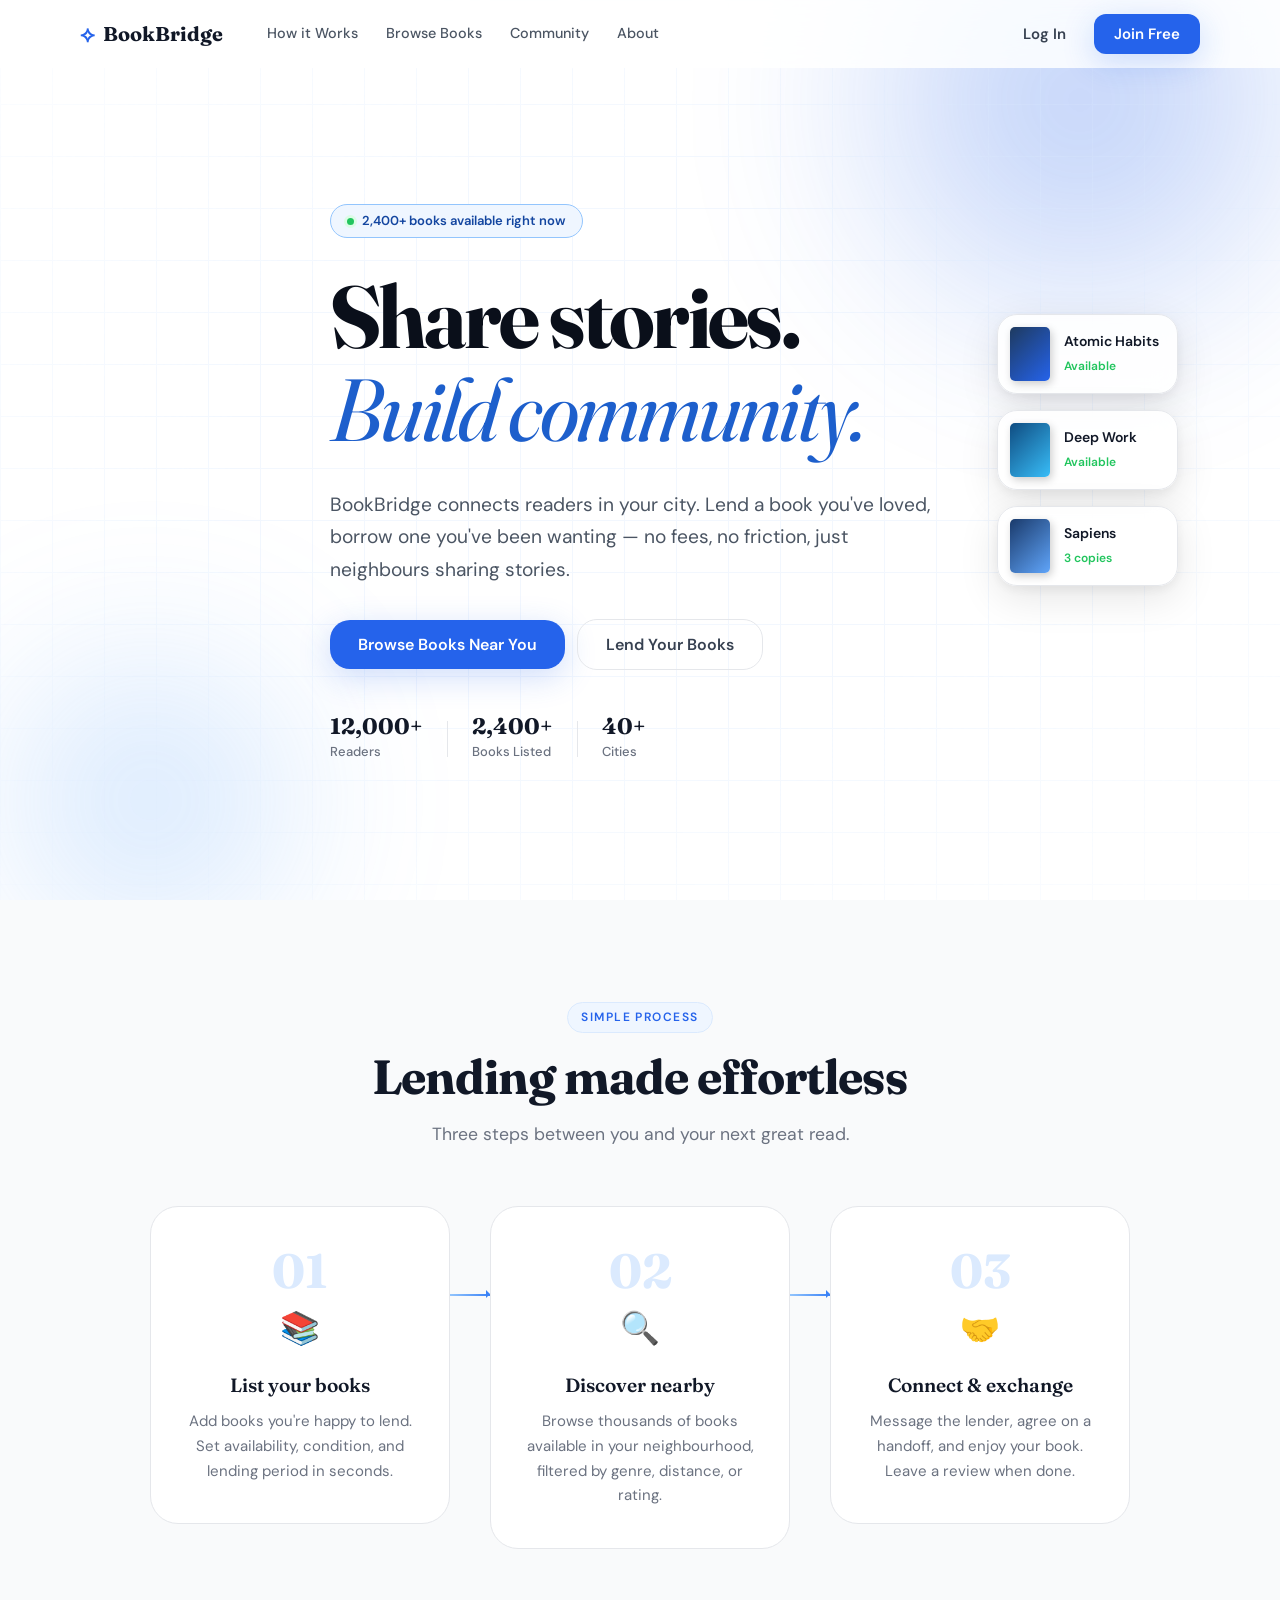
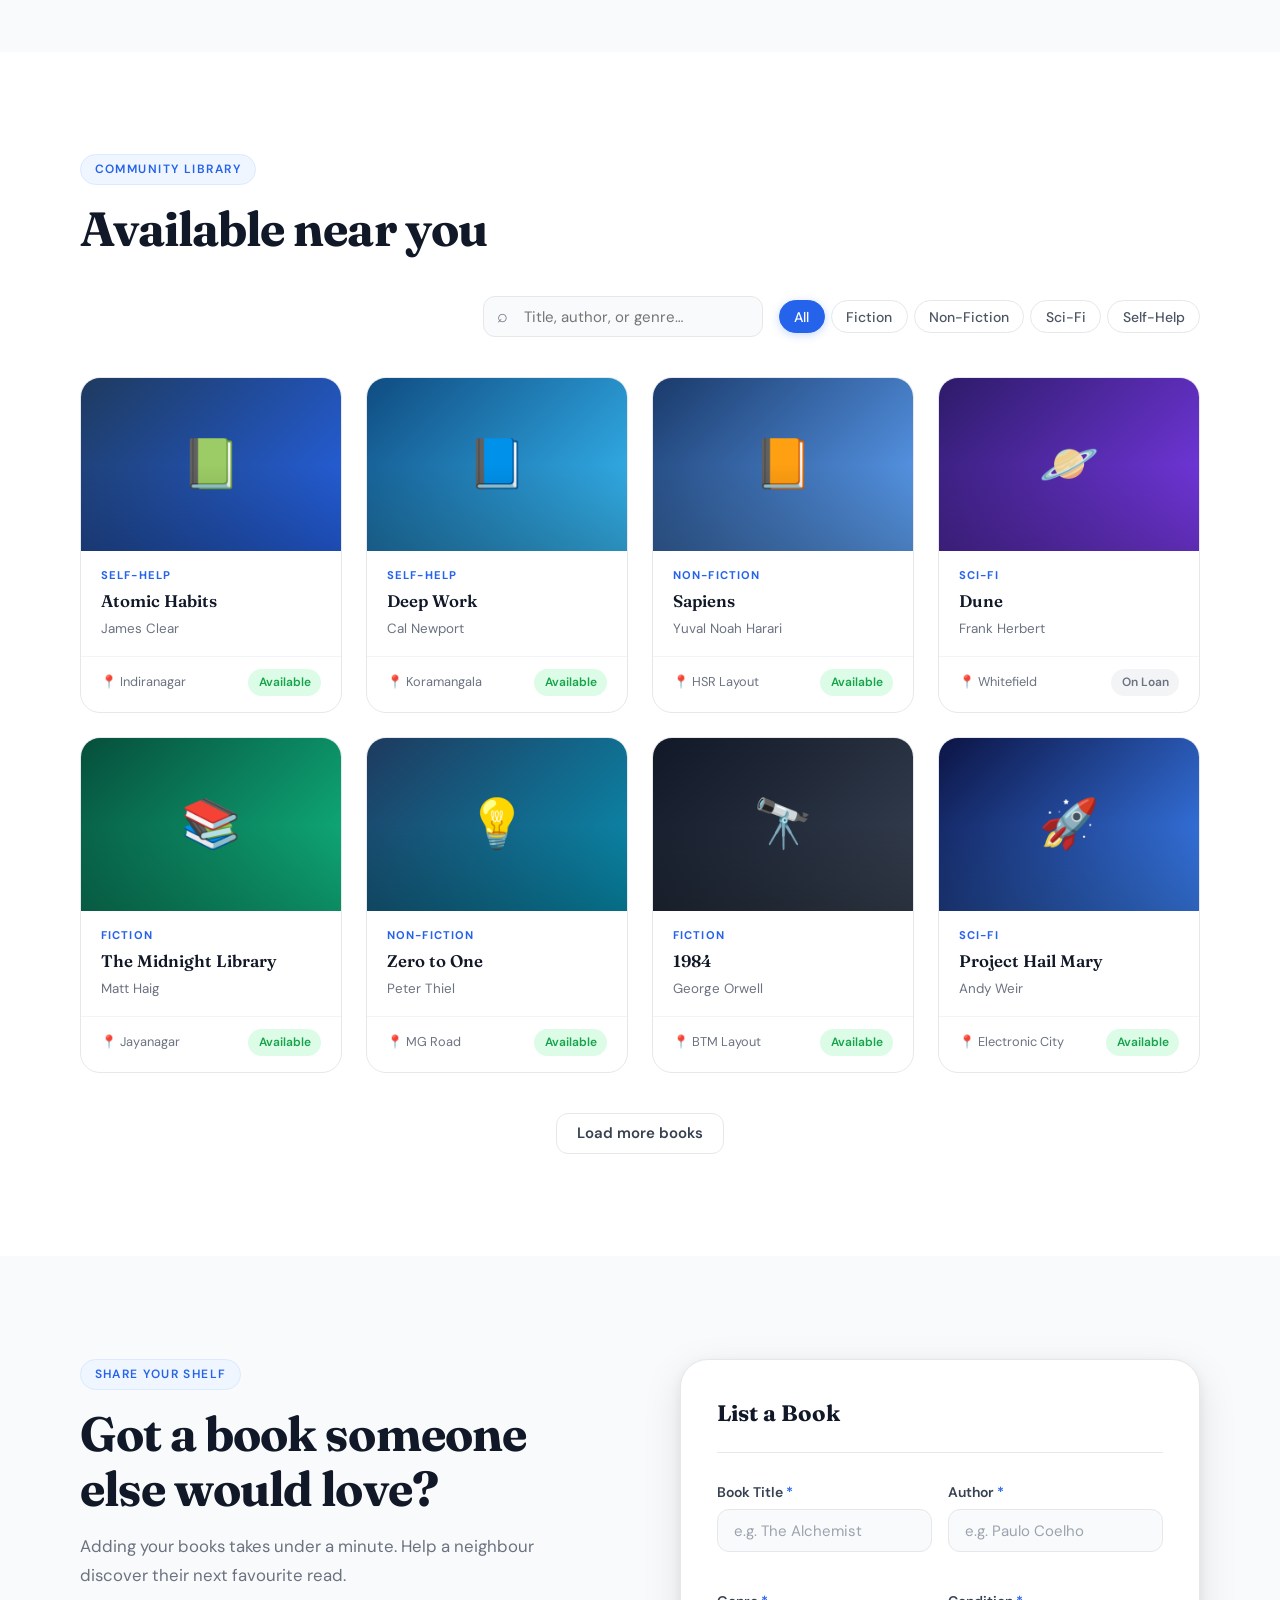
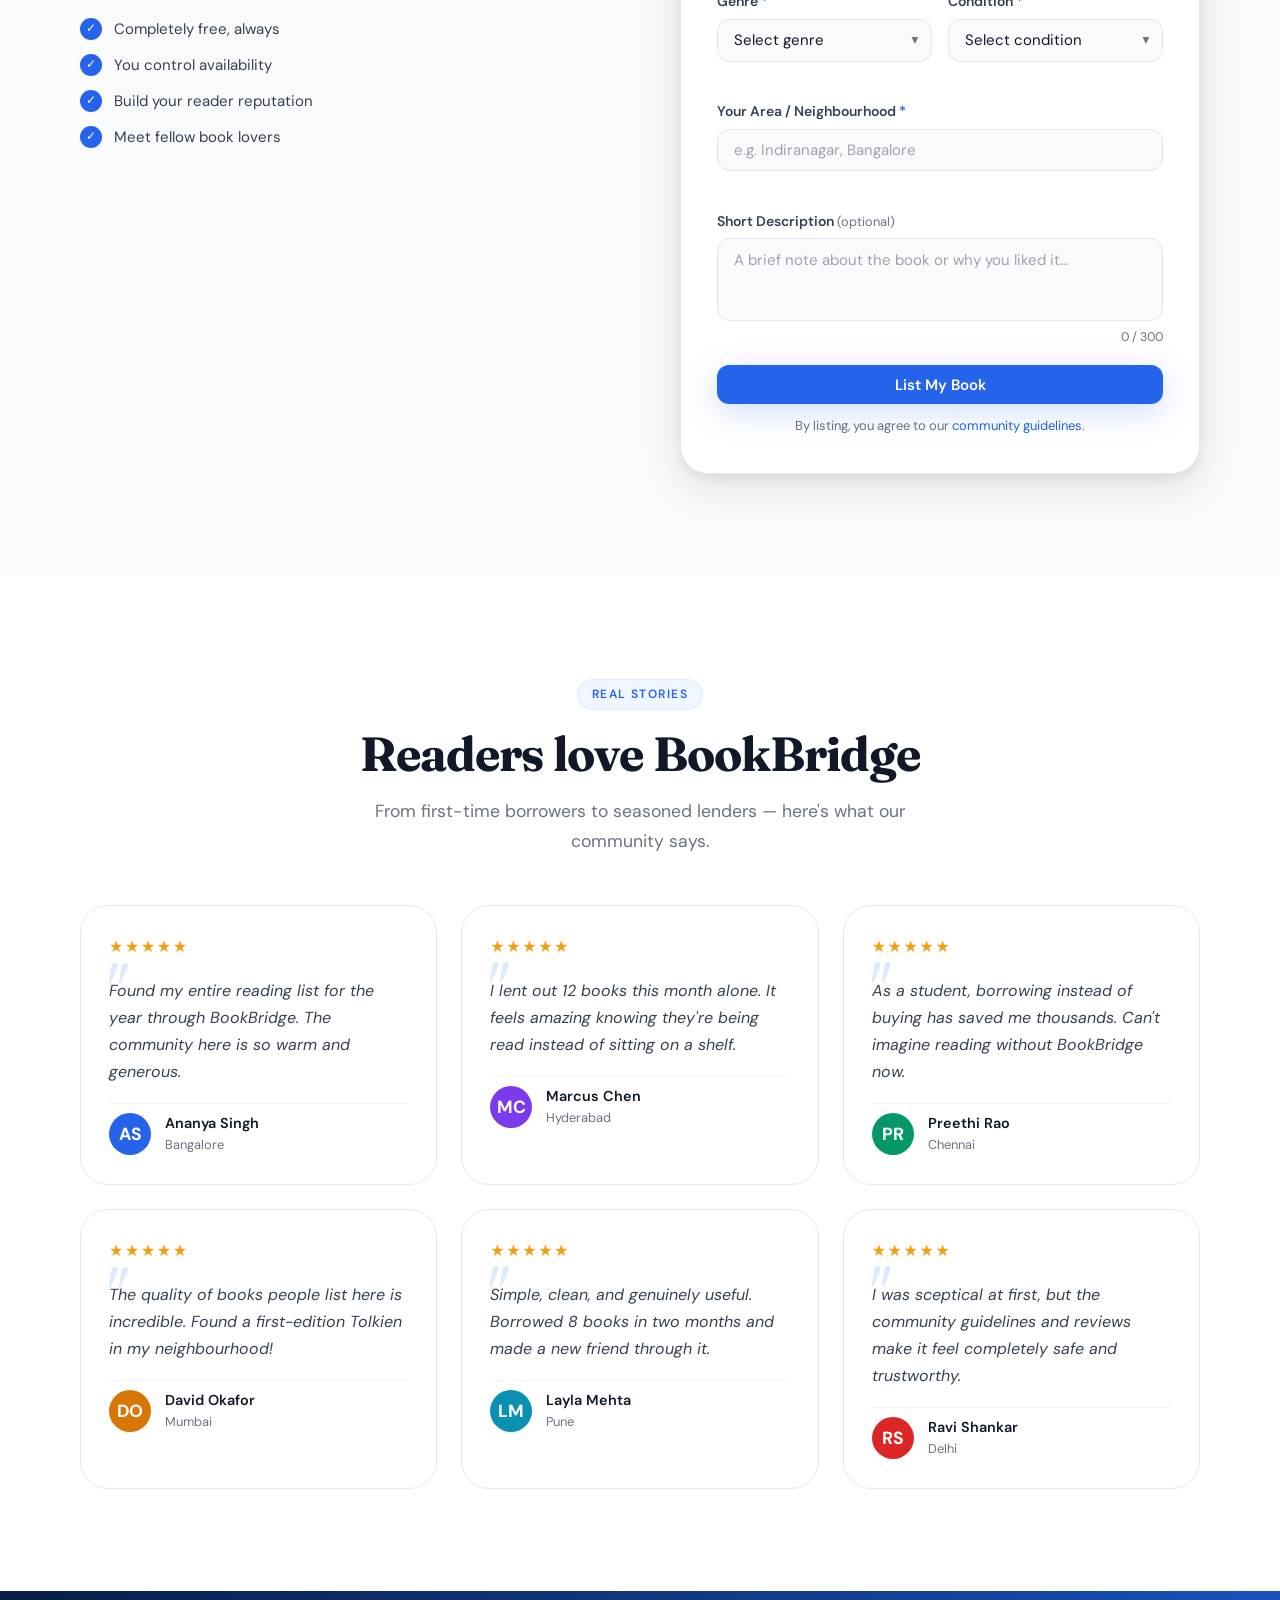
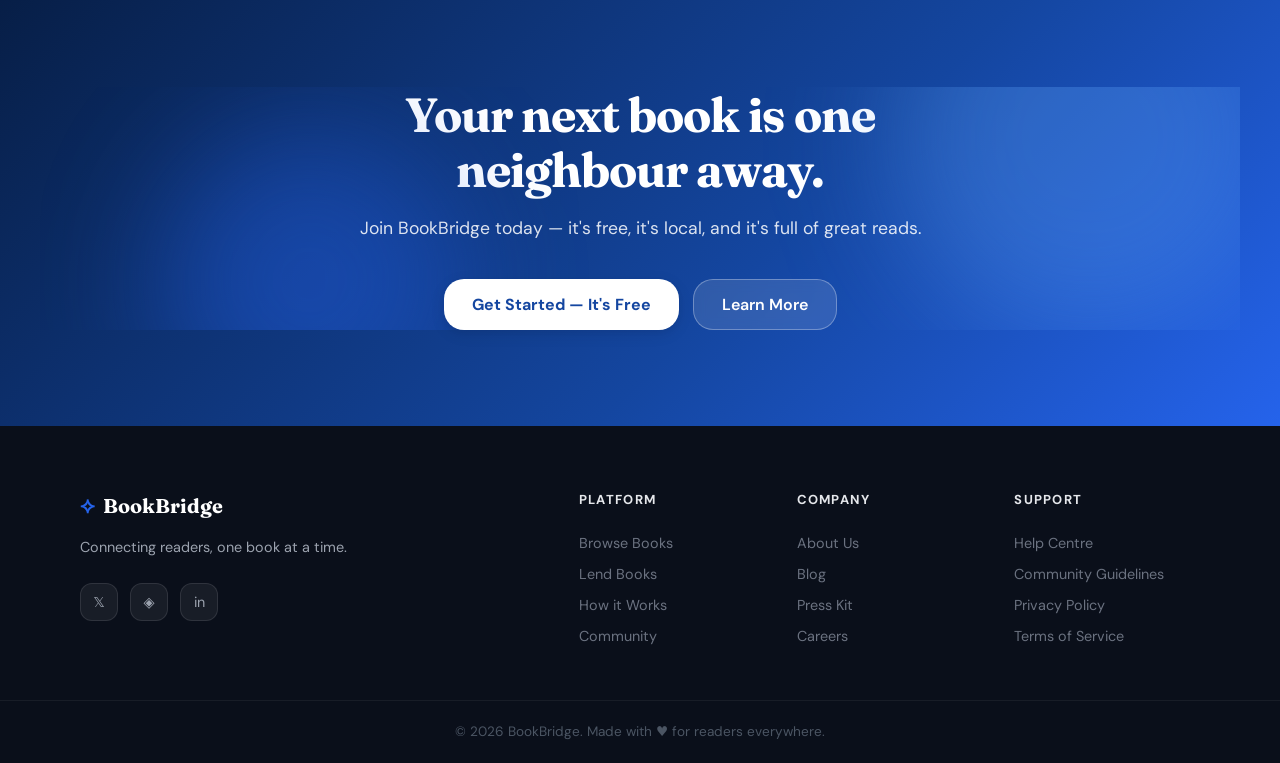
<file: index.html>
<!DOCTYPE html>
<html lang="en">
<head>
  <meta charset="UTF-8" />
  <meta name="viewport" content="width=device-width, initial-scale=1.0" />
  <title>BookBridge — Lend. Borrow. Connect.</title>
  <link rel="stylesheet" href="style.css" />
  <link rel="preconnect" href="https://fonts.googleapis.com" />
  <link rel="preconnect" href="https://fonts.gstatic.com" crossorigin />
  <link href="https://fonts.googleapis.com/css2?family=Fraunces:ital,wght@0,400;0,600;0,700;1,400&family=DM+Sans:wght@300;400;500;600&display=swap" rel="stylesheet" />
</head>
<body>

  <!-- ───────────────────────── NAVBAR ───────────────────────── -->
  <header class="navbar" id="navbar">
    <div class="nav-inner container">
      <a href="#" class="nav-logo" aria-label="BookBridge Home">
        <span class="logo-icon" aria-hidden="true">⟡</span>
        BookBridge
      </a>

      <nav class="nav-links" role="navigation" aria-label="Main navigation">
        <a href="#how-it-works" class="nav-link">How it Works</a>
        <a href="#browse" class="nav-link">Browse Books</a>
        <a href="#community" class="nav-link">Community</a>
        <a href="#about" class="nav-link">About</a>
      </nav>

      <div class="nav-actions">
        <button class="btn btn-ghost" id="loginBtn">Log In</button>
        <button class="btn btn-primary" id="joinBtn">Join Free</button>
      </div>

      <button class="nav-hamburger" id="hamburger" aria-label="Toggle menu" aria-expanded="false">
        <span></span><span></span><span></span>
      </button>
    </div>

    <!-- Mobile menu -->
    <div class="mobile-menu" id="mobileMenu" aria-hidden="true">
      <a href="#how-it-works" class="mobile-link">How it Works</a>
      <a href="#browse" class="mobile-link">Browse Books</a>
      <a href="#community" class="mobile-link">Community</a>
      <a href="#about" class="mobile-link">About</a>
      <div class="mobile-actions">
        <button class="btn btn-ghost">Log In</button>
        <button class="btn btn-primary">Join Free</button>
      </div>
    </div>
  </header>

  <main>

    <!-- ───────────────────────── HERO ───────────────────────── -->
    <section class="hero" id="hero">
      <div class="hero-bg" aria-hidden="true">
        <div class="hero-orb hero-orb--1"></div>
        <div class="hero-orb hero-orb--2"></div>
        <div class="hero-grid"></div>
      </div>

      <div class="container hero-content">
        <div class="hero-badge">
          <span class="badge-dot"></span>
          2,400+ books available right now
        </div>

        <h1 class="hero-headline">
          Share stories.<br />
          <em>Build community.</em>
        </h1>

        <p class="hero-sub">
          BookBridge connects readers in your city. Lend a book you've loved, borrow one you've been wanting — no fees, no friction, just neighbours sharing stories.
        </p>

        <div class="hero-cta">
          <button class="btn btn-primary btn-lg" id="heroBrowseBtn">Browse Books Near You</button>
          <button class="btn btn-outline btn-lg" id="heroLendBtn">Lend Your Books</button>
        </div>

        <div class="hero-stats">
          <div class="stat">
            <strong>12,000+</strong>
            <span>Readers</span>
          </div>
          <div class="stat-divider" aria-hidden="true"></div>
          <div class="stat">
            <strong>2,400+</strong>
            <span>Books Listed</span>
          </div>
          <div class="stat-divider" aria-hidden="true"></div>
          <div class="stat">
            <strong>40+</strong>
            <span>Cities</span>
          </div>
        </div>
      </div>

      <!-- Floating book cards decoration -->
      <div class="hero-float" aria-hidden="true">
        <div class="float-card float-card--a">
          <div class="float-card-cover" style="background: linear-gradient(135deg,#1e3a5f,#2563eb)"></div>
          <div class="float-card-info"><strong>Atomic Habits</strong><span>Available</span></div>
        </div>
        <div class="float-card float-card--b">
          <div class="float-card-cover" style="background: linear-gradient(135deg,#0f4c81,#38bdf8)"></div>
          <div class="float-card-info"><strong>Deep Work</strong><span>Available</span></div>
        </div>
        <div class="float-card float-card--c">
          <div class="float-card-cover" style="background: linear-gradient(135deg,#1a3a6b,#60a5fa)"></div>
          <div class="float-card-info"><strong>Sapiens</strong><span>3 copies</span></div>
        </div>
      </div>
    </section>

    <!-- ───────────────────────── HOW IT WORKS ───────────────────────── -->
    <section class="how-it-works section" id="how-it-works">
      <div class="container">
        <div class="section-label">Simple Process</div>
        <h2 class="section-title">Lending made effortless</h2>
        <p class="section-sub">Three steps between you and your next great read.</p>

        <div class="steps-grid">
          <article class="step-card">
            <div class="step-number">01</div>
            <div class="step-icon" aria-hidden="true">📚</div>
            <h3>List your books</h3>
            <p>Add books you're happy to lend. Set availability, condition, and lending period in seconds.</p>
          </article>

          <div class="steps-connector" aria-hidden="true"></div>

          <article class="step-card">
            <div class="step-number">02</div>
            <div class="step-icon" aria-hidden="true">🔍</div>
            <h3>Discover nearby</h3>
            <p>Browse thousands of books available in your neighbourhood, filtered by genre, distance, or rating.</p>
          </article>

          <div class="steps-connector" aria-hidden="true"></div>

          <article class="step-card">
            <div class="step-number">03</div>
            <div class="step-icon" aria-hidden="true">🤝</div>
            <h3>Connect & exchange</h3>
            <p>Message the lender, agree on a handoff, and enjoy your book. Leave a review when done.</p>
          </article>
        </div>
      </div>
    </section>

    <!-- ───────────────────────── SEARCH / BROWSE ───────────────────────── -->
    <section class="browse section" id="browse">
      <div class="container">
        <div class="browse-header">
          <div>
            <div class="section-label">Community Library</div>
            <h2 class="section-title">Available near you</h2>
          </div>
          <div class="browse-controls">
            <div class="search-bar">
              <span class="search-icon" aria-hidden="true">⌕</span>
              <input type="search" id="searchInput" placeholder="Title, author, or genre…" aria-label="Search books" />
            </div>
            <div class="filter-tabs" role="tablist" aria-label="Book genre filter">
              <button class="filter-tab active" role="tab" aria-selected="true" data-filter="all">All</button>
              <button class="filter-tab" role="tab" aria-selected="false" data-filter="fiction">Fiction</button>
              <button class="filter-tab" role="tab" aria-selected="false" data-filter="non-fiction">Non-Fiction</button>
              <button class="filter-tab" role="tab" aria-selected="false" data-filter="sci-fi">Sci-Fi</button>
              <button class="filter-tab" role="tab" aria-selected="false" data-filter="self-help">Self-Help</button>
            </div>
          </div>
        </div>

        <div class="books-grid" id="booksGrid" role="list" aria-label="Available books">
          <!-- Cards injected by script.js -->
        </div>

        <div class="no-results hidden" id="noResults" role="status" aria-live="polite">
          <span aria-hidden="true">📭</span>
          <p>No books matched your search. Try a different keyword or genre.</p>
        </div>

        <div class="browse-footer">
          <button class="btn btn-outline" id="loadMoreBtn">Load more books</button>
        </div>
      </div>
    </section>

    <!-- ───────────────────────── LEND FORM ───────────────────────── -->
    <section class="lend section" id="lend">
      <div class="container lend-inner">
        <div class="lend-copy">
          <div class="section-label">Share Your Shelf</div>
          <h2 class="section-title">Got a book someone else would love?</h2>
          <p>Adding your books takes under a minute. Help a neighbour discover their next favourite read.</p>
          <ul class="lend-perks">
            <li><span class="perk-check" aria-hidden="true">✓</span> Completely free, always</li>
            <li><span class="perk-check" aria-hidden="true">✓</span> You control availability</li>
            <li><span class="perk-check" aria-hidden="true">✓</span> Build your reader reputation</li>
            <li><span class="perk-check" aria-hidden="true">✓</span> Meet fellow book lovers</li>
          </ul>
        </div>

        <div class="lend-form-card">
          <h3>List a Book</h3>
          <form id="lendForm" novalidate aria-label="List a book for lending">
            <div class="form-row">
              <div class="form-group">
                <label for="bookTitle">Book Title <span class="required" aria-label="required">*</span></label>
                <input type="text" id="bookTitle" name="bookTitle" placeholder="e.g. The Alchemist" required autocomplete="off" />
                <span class="field-error" id="titleError" role="alert"></span>
              </div>
              <div class="form-group">
                <label for="bookAuthor">Author <span class="required" aria-label="required">*</span></label>
                <input type="text" id="bookAuthor" name="bookAuthor" placeholder="e.g. Paulo Coelho" required autocomplete="off" />
                <span class="field-error" id="authorError" role="alert"></span>
              </div>
            </div>

            <div class="form-row">
              <div class="form-group">
                <label for="bookGenre">Genre <span class="required" aria-label="required">*</span></label>
                <div class="select-wrapper">
                  <select id="bookGenre" name="bookGenre" required>
                    <option value="" disabled selected>Select genre</option>
                    <option value="fiction">Fiction</option>
                    <option value="non-fiction">Non-Fiction</option>
                    <option value="sci-fi">Sci-Fi</option>
                    <option value="self-help">Self-Help</option>
                    <option value="biography">Biography</option>
                    <option value="history">History</option>
                    <option value="mystery">Mystery</option>
                    <option value="romance">Romance</option>
                    <option value="other">Other</option>
                  </select>
                  <span class="select-arrow" aria-hidden="true">▾</span>
                </div>
                <span class="field-error" id="genreError" role="alert"></span>
              </div>
              <div class="form-group">
                <label for="bookCondition">Condition <span class="required" aria-label="required">*</span></label>
                <div class="select-wrapper">
                  <select id="bookCondition" name="bookCondition" required>
                    <option value="" disabled selected>Select condition</option>
                    <option value="like-new">Like New</option>
                    <option value="good">Good</option>
                    <option value="fair">Fair</option>
                    <option value="worn">Well-loved</option>
                  </select>
                  <span class="select-arrow" aria-hidden="true">▾</span>
                </div>
                <span class="field-error" id="conditionError" role="alert"></span>
              </div>
            </div>

            <div class="form-group">
              <label for="bookLocation">Your Area / Neighbourhood <span class="required" aria-label="required">*</span></label>
              <input type="text" id="bookLocation" name="bookLocation" placeholder="e.g. Indiranagar, Bangalore" required autocomplete="off" />
              <span class="field-error" id="locationError" role="alert"></span>
            </div>

            <div class="form-group">
              <label for="bookDescription">Short Description <span class="optional">(optional)</span></label>
              <textarea id="bookDescription" name="bookDescription" rows="3" placeholder="A brief note about the book or why you liked it…" maxlength="300"></textarea>
              <span class="char-count" id="charCount">0 / 300</span>
            </div>

            <button type="submit" class="btn btn-primary btn-full" id="lendSubmitBtn">
              <span class="btn-text">List My Book</span>
              <span class="btn-loading hidden" aria-hidden="true">Adding…</span>
            </button>

            <p class="form-disclaimer">By listing, you agree to our <a href="#">community guidelines</a>.</p>
          </form>

          <div class="form-success hidden" id="formSuccess" role="status" aria-live="polite">
            <div class="success-icon" aria-hidden="true">✓</div>
            <h4>Book listed!</h4>
            <p>Your book is now visible to readers nearby. Thank you for sharing.</p>
            <button class="btn btn-outline" id="listAnotherBtn">List another book</button>
          </div>
        </div>
      </div>
    </section>

    <!-- ───────────────────────── COMMUNITY ───────────────────────── -->
    <section class="community section" id="community">
      <div class="container">
        <div class="section-label">Real Stories</div>
        <h2 class="section-title">Readers love BookBridge</h2>
        <p class="section-sub">From first-time borrowers to seasoned lenders — here's what our community says.</p>

        <div class="testimonials-grid" id="testimonialsGrid">
          <!-- Injected by script.js -->
        </div>
      </div>
    </section>

    <!-- ───────────────────────── CTA BANNER ───────────────────────── -->
    <section class="cta-banner section" id="about">
      <div class="container cta-inner">
        <div class="cta-bg" aria-hidden="true">
          <div class="cta-orb cta-orb--1"></div>
          <div class="cta-orb cta-orb--2"></div>
        </div>
        <div class="cta-content">
          <h2>Your next book is one neighbour away.</h2>
          <p>Join BookBridge today — it's free, it's local, and it's full of great reads.</p>
          <div class="cta-actions">
            <button class="btn btn-white btn-lg" id="ctaJoinBtn">Get Started — It's Free</button>
            <button class="btn btn-ghost-white btn-lg" id="ctaLearnBtn">Learn More</button>
          </div>
        </div>
      </div>
    </section>

  </main>

  <!-- ───────────────────────── FOOTER ───────────────────────── -->
  <footer class="footer">
    <div class="container footer-inner">
      <div class="footer-brand">
        <a href="#" class="nav-logo" aria-label="BookBridge Home">
          <span class="logo-icon" aria-hidden="true">⟡</span>
          BookBridge
        </a>
        <p>Connecting readers, one book at a time.</p>
        <div class="footer-social" aria-label="Social media links">
          <a href="#" class="social-link" aria-label="Twitter">𝕏</a>
          <a href="#" class="social-link" aria-label="Instagram">◈</a>
          <a href="#" class="social-link" aria-label="LinkedIn">in</a>
        </div>
      </div>

      <nav class="footer-nav" aria-label="Footer navigation">
        <div class="footer-col">
          <h4>Platform</h4>
          <a href="#browse">Browse Books</a>
          <a href="#lend">Lend Books</a>
          <a href="#how-it-works">How it Works</a>
          <a href="#community">Community</a>
        </div>
        <div class="footer-col">
          <h4>Company</h4>
          <a href="#">About Us</a>
          <a href="#">Blog</a>
          <a href="#">Press Kit</a>
          <a href="#">Careers</a>
        </div>
        <div class="footer-col">
          <h4>Support</h4>
          <a href="#">Help Centre</a>
          <a href="#">Community Guidelines</a>
          <a href="#">Privacy Policy</a>
          <a href="#">Terms of Service</a>
        </div>
      </nav>
    </div>

    <div class="footer-bottom">
      <div class="container">
        <p>© <span id="year"></span> BookBridge. Made with <span aria-label="love">♥</span> for readers everywhere.</p>
      </div>
    </div>
  </footer>

  <!-- ───────────────────────── MODAL ───────────────────────── -->
  <div class="modal-overlay hidden" id="modalOverlay" role="dialog" aria-modal="true" aria-labelledby="modalTitle">
    <div class="modal">
      <button class="modal-close" id="modalClose" aria-label="Close modal">✕</button>
      <div class="modal-body" id="modalBody">
        <!-- Dynamic content injected by script.js -->
      </div>
    </div>
  </div>

  <!-- ───────────────────────── TOAST ───────────────────────── -->
  <div class="toast-container" id="toastContainer" aria-live="polite" aria-atomic="true"></div>

  <script src="script.js"></script>
</body>
</html>
</file>
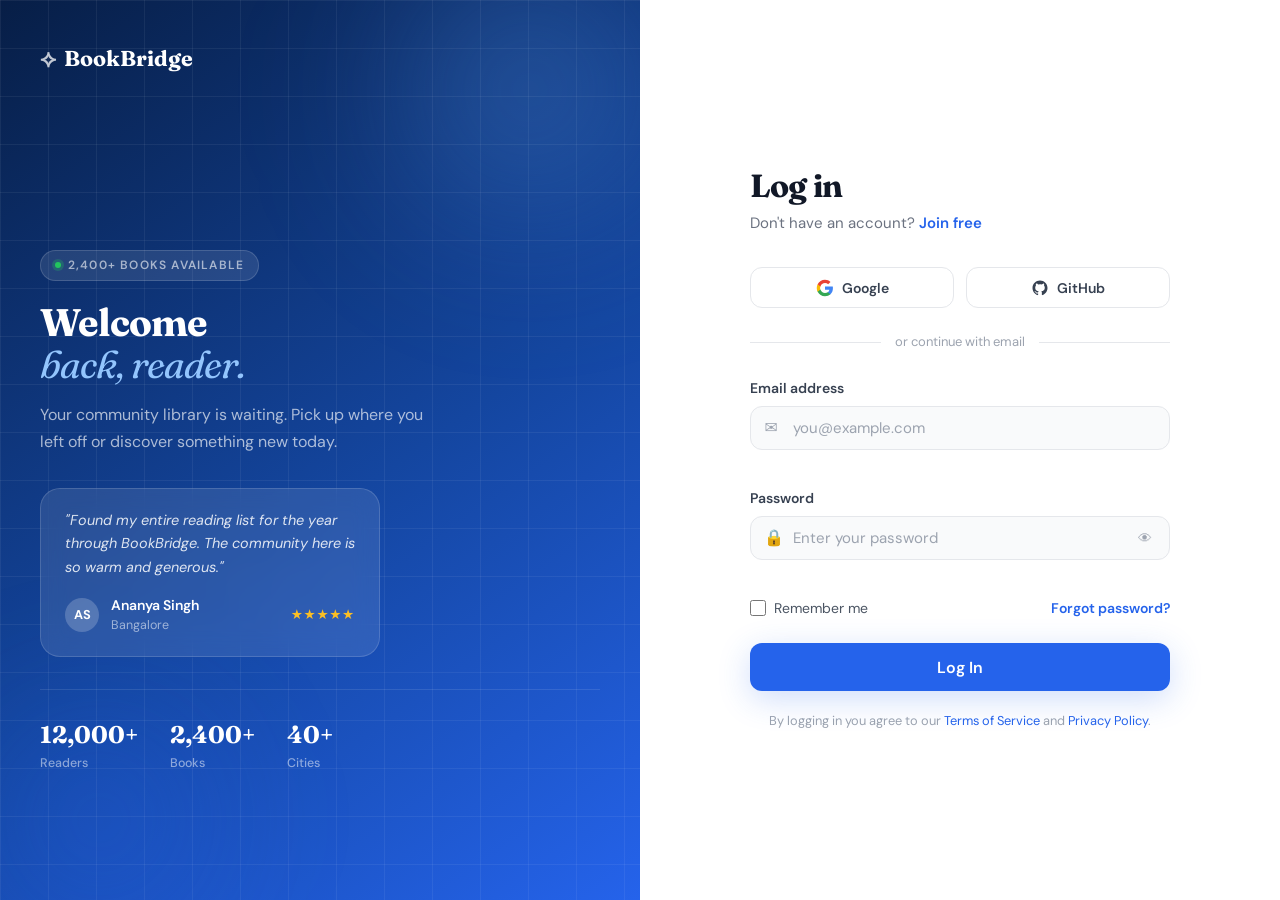
<file: login.html>
<!DOCTYPE html>
<html lang="en">
<head>
  <meta charset="UTF-8" />
  <meta name="viewport" content="width=device-width, initial-scale=1.0" />
  <title>BookBridge — Log In</title>
  <link rel="preconnect" href="https://fonts.googleapis.com" />
  <link rel="preconnect" href="https://fonts.gstatic.com" crossorigin />
  <link href="https://fonts.googleapis.com/css2?family=Fraunces:ital,wght@0,400;0,600;0,700;1,400&family=DM+Sans:wght@300;400;500;600&display=swap" rel="stylesheet" />
  <style>
    /* ── TOKENS (identical to main site) ── */
    :root {
      --blue-950: #03102b;
      --blue-900: #071e46;
      --blue-800: #0c2d6b;
      --blue-700: #1446a0;
      --blue-600: #1d5fcc;
      --blue-500: #2563eb;
      --blue-400: #3b82f6;
      --blue-300: #60a5fa;
      --blue-200: #93c5fd;
      --blue-100: #dbeafe;
      --blue-50:  #eff6ff;
      --gray-950: #0a0f1a;
      --gray-900: #111827;
      --gray-800: #1f2937;
      --gray-700: #374151;
      --gray-600: #4b5563;
      --gray-500: #6b7280;
      --gray-400: #9ca3af;
      --gray-300: #d1d5db;
      --gray-200: #e5e7eb;
      --gray-100: #f3f4f6;
      --gray-50:  #f9fafb;
      --white: #ffffff;
      --green-500: #22c55e;
      --green-100: #dcfce7;
      --font-display: 'Fraunces', Georgia, serif;
      --font-body: 'DM Sans', system-ui, sans-serif;
      --radius-sm: 6px;
      --radius-md: 12px;
      --radius-lg: 20px;
      --radius-xl: 28px;
      --radius-full: 9999px;
      --shadow-sm: 0 1px 3px rgba(0,0,0,.06);
      --shadow-md: 0 4px 16px rgba(0,0,0,.08);
      --shadow-lg: 0 12px 40px rgba(0,0,0,.10);
      --shadow-xl: 0 24px 64px rgba(0,0,0,.12);
      --shadow-blue: 0 8px 32px rgba(37,99,235,.22);
      --ease-out: cubic-bezier(0.16, 1, 0.3, 1);
      --dur-fast: 150ms;
      --dur-base: 240ms;
      --dur-slow: 400ms;
    }

    *, *::before, *::after { box-sizing: border-box; margin: 0; padding: 0; }
    html { height: 100%; }
    body {
      font-family: var(--font-body);
      font-size: 16px;
      line-height: 1.6;
      color: var(--gray-900);
      background: var(--gray-50);
      min-height: 100%;
      display: flex;
      flex-direction: column;
      -webkit-font-smoothing: antialiased;
      overflow-x: hidden;
    }

    a { color: inherit; text-decoration: none; }
    button { cursor: pointer; border: none; background: none; font-family: inherit; }
    input { font-family: inherit; }

    /* ── PAGE LAYOUT ── */
    .page {
      flex: 1;
      display: grid;
      grid-template-columns: 1fr 1fr;
      min-height: 100vh;
    }

    /* ── LEFT PANEL ── */
    .left-panel {
      position: relative;
      background: linear-gradient(145deg, var(--blue-900) 0%, var(--blue-700) 55%, var(--blue-500) 100%);
      display: flex;
      flex-direction: column;
      padding: 2.5rem;
      overflow: hidden;
    }

    .left-bg {
      position: absolute;
      inset: 0;
      pointer-events: none;
    }
    .left-orb {
      position: absolute;
      border-radius: 50%;
      filter: blur(70px);
    }
    .left-orb--1 {
      width: 380px; height: 380px;
      background: radial-gradient(circle, rgba(96,165,250,.35), transparent 70%);
      top: -100px; right: -80px;
      animation: floatOrb 14s ease-in-out infinite alternate;
    }
    .left-orb--2 {
      width: 280px; height: 280px;
      background: radial-gradient(circle, rgba(37,99,235,.4), transparent 70%);
      bottom: -60px; left: -40px;
      animation: floatOrb 18s ease-in-out infinite alternate-reverse;
    }
    .left-grid {
      position: absolute;
      inset: 0;
      background-image:
        linear-gradient(rgba(255,255,255,.06) 1px, transparent 1px),
        linear-gradient(90deg, rgba(255,255,255,.06) 1px, transparent 1px);
      background-size: 48px 48px;
    }
    @keyframes floatOrb {
      from { transform: translate(0,0) scale(1); }
      to   { transform: translate(24px,32px) scale(1.1); }
    }

    .left-content {
      position: relative;
      z-index: 1;
      display: flex;
      flex-direction: column;
      height: 100%;
    }

    /* Logo */
    .panel-logo {
      display: flex;
      align-items: center;
      gap: .5rem;
      font-family: var(--font-display);
      font-size: 1.35rem;
      font-weight: 700;
      color: var(--white);
      margin-bottom: auto;
    }
    .logo-icon { color: rgba(255,255,255,.75); font-size: 1.5rem; }

    /* Center copy */
    .panel-copy {
      margin: auto 0;
    }
    .panel-eyebrow {
      display: inline-flex;
      align-items: center;
      gap: .45rem;
      font-size: .75rem;
      font-weight: 600;
      letter-spacing: .1em;
      text-transform: uppercase;
      color: rgba(255,255,255,.6);
      background: rgba(255,255,255,.1);
      border: 1px solid rgba(255,255,255,.15);
      padding: .3rem .85rem;
      border-radius: var(--radius-full);
      margin-bottom: 1.25rem;
    }
    .badge-dot {
      width: 6px; height: 6px;
      background: var(--green-500);
      border-radius: 50%;
      box-shadow: 0 0 0 3px rgba(34,197,94,.25);
      animation: pulse 2.5s ease-in-out infinite;
    }
    @keyframes pulse {
      0%,100% { box-shadow: 0 0 0 3px rgba(34,197,94,.25); }
      50%      { box-shadow: 0 0 0 5px rgba(34,197,94,.1); }
    }

    .panel-headline {
      font-family: var(--font-display);
      font-size: clamp(1.9rem, 3vw, 2.8rem);
      font-weight: 700;
      color: var(--white);
      line-height: 1.1;
      letter-spacing: -.025em;
      margin-bottom: 1rem;
    }
    .panel-headline em {
      font-style: italic;
      font-weight: 400;
      color: var(--blue-200);
    }
    .panel-sub {
      font-size: 1rem;
      color: rgba(255,255,255,.65);
      line-height: 1.7;
      max-width: 36ch;
      margin-bottom: 2rem;
    }

    /* Floating testimonial card */
    .panel-testimonial {
      background: rgba(255,255,255,.1);
      backdrop-filter: blur(12px);
      border: 1px solid rgba(255,255,255,.15);
      border-radius: var(--radius-lg);
      padding: 1.25rem 1.5rem;
      max-width: 340px;
    }
    .panel-testimonial p {
      font-size: .9rem;
      color: rgba(255,255,255,.85);
      line-height: 1.65;
      font-style: italic;
      margin-bottom: .875rem;
    }
    .testimonial-author {
      display: flex;
      align-items: center;
      gap: .75rem;
    }
    .t-avatar {
      width: 34px; height: 34px;
      border-radius: 50%;
      background: rgba(255,255,255,.2);
      display: grid;
      place-items: center;
      font-size: .8rem;
      font-weight: 700;
      color: var(--white);
      flex-shrink: 0;
    }
    .t-name { font-size: .875rem; font-weight: 600; color: var(--white); }
    .t-city { font-size: .78rem; color: rgba(255,255,255,.55); }
    .t-stars { color: #fbbf24; font-size: .85rem; letter-spacing: .05em; }

    /* Stats row at bottom */
    .panel-stats {
      display: flex;
      gap: 2rem;
      padding-top: 2rem;
      border-top: 1px solid rgba(255,255,255,.1);
      margin-top: 2rem;
    }
    .p-stat strong {
      display: block;
      font-family: var(--font-display);
      font-size: 1.5rem;
      font-weight: 700;
      color: var(--white);
      line-height: 1.1;
    }
    .p-stat span {
      font-size: .78rem;
      color: rgba(255,255,255,.5);
      font-weight: 500;
    }

    /* ── RIGHT PANEL ── */
    .right-panel {
      display: flex;
      flex-direction: column;
      align-items: center;
      justify-content: center;
      padding: 3rem 2rem;
      background: var(--white);
      overflow-y: auto;
    }

    .form-card {
      width: 100%;
      max-width: 420px;
      animation: slideUp var(--dur-slow) var(--ease-out) both;
    }
    @keyframes slideUp {
      from { opacity: 0; transform: translateY(24px); }
      to   { opacity: 1; transform: none; }
    }

    .form-card-header {
      margin-bottom: 2rem;
    }
    .form-card-header h1 {
      font-family: var(--font-display);
      font-size: 2rem;
      font-weight: 700;
      color: var(--gray-900);
      letter-spacing: -.025em;
      line-height: 1.15;
      margin-bottom: .4rem;
    }
    .form-card-header p {
      font-size: .9375rem;
      color: var(--gray-500);
    }
    .form-card-header p a {
      color: var(--blue-500);
      font-weight: 600;
      transition: color var(--dur-fast);
    }
    .form-card-header p a:hover { color: var(--blue-700); text-decoration: underline; }

    /* Social login buttons */
    .social-btns {
      display: grid;
      grid-template-columns: 1fr 1fr;
      gap: .75rem;
      margin-bottom: 1.5rem;
    }
    .social-btn {
      display: flex;
      align-items: center;
      justify-content: center;
      gap: .5rem;
      padding: .65rem 1rem;
      border: 1.5px solid var(--gray-200);
      border-radius: var(--radius-md);
      font-size: .875rem;
      font-weight: 600;
      color: var(--gray-700);
      background: var(--white);
      transition: all var(--dur-fast);
    }
    .social-btn:hover {
      border-color: var(--gray-300);
      background: var(--gray-50);
      color: var(--gray-900);
    }
    .social-btn svg { width: 18px; height: 18px; flex-shrink: 0; }

    /* Divider */
    .divider {
      display: flex;
      align-items: center;
      gap: .875rem;
      margin-bottom: 1.5rem;
      color: var(--gray-400);
      font-size: .8125rem;
    }
    .divider::before,
    .divider::after {
      content: '';
      flex: 1;
      height: 1px;
      background: var(--gray-200);
    }

    /* Form fields */
    .form-group {
      display: flex;
      flex-direction: column;
      gap: .4rem;
      margin-bottom: 1.1rem;
    }
    .form-group label {
      font-size: .875rem;
      font-weight: 600;
      color: var(--gray-700);
    }

    .input-wrapper {
      position: relative;
    }
    .input-icon {
      position: absolute;
      left: .9rem;
      top: 50%;
      transform: translateY(-50%);
      color: var(--gray-400);
      pointer-events: none;
      font-size: 1rem;
      line-height: 1;
    }
    .input-wrapper input {
      width: 100%;
      padding: .7rem 1rem .7rem 2.6rem;
      border: 1.5px solid var(--gray-200);
      border-radius: var(--radius-md);
      font-size: .9375rem;
      color: var(--gray-900);
      background: var(--gray-50);
      outline: none;
      transition: border-color var(--dur-fast), box-shadow var(--dur-fast), background var(--dur-fast);
    }
    .input-wrapper input::placeholder { color: var(--gray-400); }
    .input-wrapper input:focus {
      border-color: var(--blue-500);
      box-shadow: 0 0 0 3px rgba(37,99,235,.12);
      background: var(--white);
    }
    .input-wrapper input.error {
      border-color: #ef4444;
      box-shadow: 0 0 0 3px rgba(239,68,68,.1);
    }

    /* Password toggle */
    .pw-toggle {
      position: absolute;
      right: .85rem;
      top: 50%;
      transform: translateY(-50%);
      color: var(--gray-400);
      font-size: .875rem;
      padding: .25rem;
      border-radius: 4px;
      transition: color var(--dur-fast);
      line-height: 1;
    }
    .pw-toggle:hover { color: var(--gray-700); }

    .field-error {
      font-size: .8rem;
      color: #ef4444;
      min-height: 1em;
    }

    /* Remember / forgot row */
    .form-row-inline {
      display: flex;
      align-items: center;
      justify-content: space-between;
      margin-bottom: 1.5rem;
    }
    .checkbox-label {
      display: flex;
      align-items: center;
      gap: .5rem;
      font-size: .875rem;
      color: var(--gray-600);
      cursor: pointer;
    }
    .checkbox-label input[type="checkbox"] {
      width: 16px; height: 16px;
      accent-color: var(--blue-500);
      cursor: pointer;
      flex-shrink: 0;
    }
    .forgot-link {
      font-size: .875rem;
      font-weight: 600;
      color: var(--blue-500);
      transition: color var(--dur-fast);
    }
    .forgot-link:hover { color: var(--blue-700); text-decoration: underline; }

    /* Submit button */
    .btn-submit {
      width: 100%;
      padding: .85rem 1.5rem;
      background: var(--blue-500);
      color: var(--white);
      font-size: 1rem;
      font-weight: 600;
      border-radius: var(--radius-md);
      box-shadow: var(--shadow-blue);
      transition: background var(--dur-base), transform var(--dur-base), box-shadow var(--dur-base);
      position: relative;
      overflow: hidden;
      margin-bottom: 1.25rem;
    }
    .btn-submit:hover {
      background: var(--blue-600);
      transform: translateY(-1px);
      box-shadow: 0 12px 36px rgba(37,99,235,.3);
    }
    .btn-submit:active { transform: none; }
    .btn-submit:disabled { opacity: .6; cursor: not-allowed; transform: none; }

    .btn-submit .btn-text  { transition: opacity var(--dur-fast); }
    .btn-submit .btn-loading {
      position: absolute;
      inset: 0;
      display: none;
      align-items: center;
      justify-content: center;
      gap: .5rem;
      font-size: .9375rem;
    }
    .btn-submit.loading .btn-text    { opacity: 0; }
    .btn-submit.loading .btn-loading { display: flex; }

    /* Spinner */
    .spinner {
      width: 18px; height: 18px;
      border: 2px solid rgba(255,255,255,.35);
      border-top-color: var(--white);
      border-radius: 50%;
      animation: spin .7s linear infinite;
    }
    @keyframes spin { to { transform: rotate(360deg); } }

    /* Terms note */
    .form-note {
      font-size: .8rem;
      color: var(--gray-400);
      text-align: center;
      line-height: 1.6;
    }
    .form-note a { color: var(--blue-500); }
    .form-note a:hover { text-decoration: underline; }

    /* Success state */
    .login-success {
      display: none;
      flex-direction: column;
      align-items: center;
      text-align: center;
      padding: 1rem 0;
      animation: slideUp var(--dur-slow) var(--ease-out) both;
    }
    .success-ring {
      width: 72px; height: 72px;
      border-radius: 50%;
      background: var(--green-100);
      display: grid;
      place-items: center;
      font-size: 2rem;
      margin-bottom: 1.25rem;
    }
    .login-success h2 {
      font-family: var(--font-display);
      font-size: 1.6rem;
      font-weight: 700;
      color: var(--gray-900);
      margin-bottom: .5rem;
    }
    .login-success p {
      font-size: .9375rem;
      color: var(--gray-500);
      margin-bottom: 1.5rem;
    }
    .btn-home {
      display: inline-flex;
      align-items: center;
      gap: .5rem;
      padding: .7rem 1.5rem;
      background: var(--blue-500);
      color: var(--white);
      font-size: .9375rem;
      font-weight: 600;
      border-radius: var(--radius-md);
      box-shadow: var(--shadow-blue);
      transition: background var(--dur-base), transform var(--dur-base);
      text-decoration: none;
    }
    .btn-home:hover { background: var(--blue-600); transform: translateY(-1px); }

    /* Toast */
    .toast-container {
      position: fixed;
      bottom: 1.5rem;
      right: 1.5rem;
      z-index: 1000;
      display: flex;
      flex-direction: column;
      gap: .5rem;
    }
    .toast {
      display: flex;
      align-items: center;
      gap: .75rem;
      background: var(--gray-900);
      color: var(--white);
      padding: .875rem 1.1rem;
      border-radius: var(--radius-lg);
      box-shadow: var(--shadow-xl);
      font-size: .9rem;
      animation: toastIn .4s var(--ease-out) both;
      max-width: 340px;
    }
    @keyframes toastIn {
      from { opacity: 0; transform: translateX(80px) scale(.95); }
      to   { opacity: 1; transform: none; }
    }
    .toast.out { animation: toastOut .2s ease forwards; }
    @keyframes toastOut { to { opacity: 0; transform: translateX(80px); } }
    .toast-icon.success { color: var(--green-500); }
    .toast-icon.error   { color: #f87171; }

    /* ── RESPONSIVE ── */
    @media (max-width: 860px) {
      .page { grid-template-columns: 1fr; }
      .left-panel {
        display: none; /* hide decorative panel on small screens */
      }
      .right-panel { justify-content: flex-start; padding-top: 2.5rem; }
      .right-panel::before {
        content: '⟡ BookBridge';
        display: block;
        font-family: var(--font-display);
        font-size: 1.2rem;
        font-weight: 700;
        color: var(--blue-500);
        margin-bottom: 2rem;
        width: 100%;
        max-width: 420px;
      }
    }
    @media (max-width: 480px) {
      .right-panel { padding: 1.5rem 1.25rem; }
      .social-btns { grid-template-columns: 1fr; }
    }
  </style>
</head>
<body>

<main class="page">

  <!-- ── LEFT DECORATIVE PANEL ── -->
  <aside class="left-panel" aria-hidden="true">
    <div class="left-bg">
      <div class="left-orb left-orb--1"></div>
      <div class="left-orb left-orb--2"></div>
      <div class="left-grid"></div>
    </div>

    <div class="left-content">
      <!-- Logo -->
      <div class="panel-logo">
        <span class="logo-icon">⟡</span>
        BookBridge
      </div>

      <!-- Headline -->
      <div class="panel-copy">
        <div class="panel-eyebrow">
          <span class="badge-dot"></span>
          2,400+ books available
        </div>
        <h2 class="panel-headline">
          Welcome<br/>
          <em>back, reader.</em>
        </h2>
        <p class="panel-sub">
          Your community library is waiting. Pick up where you left off or discover something new today.
        </p>

        <!-- Testimonial card -->
        <div class="panel-testimonial">
          <p>"Found my entire reading list for the year through BookBridge. The community here is so warm and generous."</p>
          <div class="testimonial-author">
            <div class="t-avatar">AS</div>
            <div>
              <div class="t-name">Ananya Singh</div>
              <div class="t-city">Bangalore</div>
            </div>
            <div class="t-stars" style="margin-left:auto">★★★★★</div>
          </div>
        </div>

        <!-- Stats -->
        <div class="panel-stats">
          <div class="p-stat">
            <strong>12,000+</strong>
            <span>Readers</span>
          </div>
          <div class="p-stat">
            <strong>2,400+</strong>
            <span>Books</span>
          </div>
          <div class="p-stat">
            <strong>40+</strong>
            <span>Cities</span>
          </div>
        </div>
      </div>
    </div>
  </aside>

  <!-- ── RIGHT FORM PANEL ── -->
  <section class="right-panel">
    <div class="form-card" id="formCard">

      <div class="form-card-header">
        <h1>Log in</h1>
        <p>Don't have an account? <a href="index.html">Join free</a></p>
      </div>

      <!-- Social login -->
      <div class="social-btns">
        <button class="social-btn" id="googleBtn" type="button" aria-label="Continue with Google">
          <!-- Google icon -->
          <svg viewBox="0 0 24 24" fill="none" xmlns="http://www.w3.org/2000/svg" aria-hidden="true">
            <path d="M22.56 12.25c0-.78-.07-1.53-.2-2.25H12v4.26h5.92c-.26 1.37-1.04 2.53-2.21 3.31v2.77h3.57c2.08-1.92 3.28-4.74 3.28-8.09z" fill="#4285F4"/>
            <path d="M12 23c2.97 0 5.46-.98 7.28-2.66l-3.57-2.77c-.98.66-2.23 1.06-3.71 1.06-2.86 0-5.29-1.93-6.16-4.53H2.18v2.84C3.99 20.53 7.7 23 12 23z" fill="#34A853"/>
            <path d="M5.84 14.09c-.22-.66-.35-1.36-.35-2.09s.13-1.43.35-2.09V7.07H2.18C1.43 8.55 1 10.22 1 12s.43 3.45 1.18 4.93l3.66-2.84z" fill="#FBBC05"/>
            <path d="M12 5.38c1.62 0 3.06.56 4.21 1.64l3.15-3.15C17.45 2.09 14.97 1 12 1 7.7 1 3.99 3.47 2.18 7.07l3.66 2.84c.87-2.6 3.3-4.53 6.16-4.53z" fill="#EA4335"/>
          </svg>
          Google
        </button>
        <button class="social-btn" id="githubBtn" type="button" aria-label="Continue with GitHub">
          <!-- GitHub icon -->
          <svg viewBox="0 0 24 24" fill="currentColor" xmlns="http://www.w3.org/2000/svg" aria-hidden="true">
            <path d="M12 2C6.477 2 2 6.477 2 12c0 4.42 2.865 8.17 6.839 9.49.5.092.682-.217.682-.482 0-.237-.008-.866-.013-1.7-2.782.603-3.369-1.342-3.369-1.342-.454-1.155-1.11-1.463-1.11-1.463-.908-.62.069-.608.069-.608 1.003.07 1.531 1.03 1.531 1.03.892 1.529 2.341 1.088 2.91.832.092-.647.35-1.088.636-1.338-2.22-.253-4.555-1.11-4.555-4.943 0-1.091.39-1.984 1.029-2.683-.103-.253-.446-1.27.098-2.647 0 0 .84-.269 2.75 1.025A9.578 9.578 0 0 1 12 6.836c.85.004 1.705.115 2.504.337 1.909-1.294 2.747-1.025 2.747-1.025.546 1.377.203 2.394.1 2.647.64.699 1.028 1.592 1.028 2.683 0 3.842-2.339 4.687-4.566 4.935.359.309.678.919.678 1.852 0 1.336-.012 2.415-.012 2.743 0 .267.18.578.688.48C19.138 20.167 22 16.418 22 12c0-5.523-4.477-10-10-10z"/>
          </svg>
          GitHub
        </button>
      </div>

      <div class="divider">or continue with email</div>

      <!-- Login form -->
      <form id="loginForm" novalidate aria-label="Log in with email">

        <div class="form-group">
          <label for="email">Email address</label>
          <div class="input-wrapper">
            <span class="input-icon" aria-hidden="true">✉</span>
            <input
              type="email"
              id="email"
              name="email"
              placeholder="you@example.com"
              autocomplete="email"
              required
            />
          </div>
          <span class="field-error" id="emailError" role="alert"></span>
        </div>

        <div class="form-group">
          <label for="password">Password</label>
          <div class="input-wrapper">
            <span class="input-icon" aria-hidden="true">🔒</span>
            <input
              type="password"
              id="password"
              name="password"
              placeholder="Enter your password"
              autocomplete="current-password"
              required
            />
            <button type="button" class="pw-toggle" id="pwToggle" aria-label="Show password">👁</button>
          </div>
          <span class="field-error" id="passwordError" role="alert"></span>
        </div>

        <div class="form-row-inline">
          <label class="checkbox-label">
            <input type="checkbox" id="rememberMe" />
            Remember me
          </label>
          <a href="#" class="forgot-link" id="forgotLink">Forgot password?</a>
        </div>

        <button type="submit" class="btn-submit" id="loginBtn">
          <span class="btn-text">Log In</span>
          <span class="btn-loading" aria-hidden="true">
            <span class="spinner"></span>
            Signing in…
          </span>
        </button>

        <p class="form-note">
          By logging in you agree to our
          <a href="#">Terms of Service</a> and <a href="#">Privacy Policy</a>.
        </p>

      </form>

    </div>

    <!-- Success state (hidden initially) -->
    <div class="login-success" id="loginSuccess" aria-live="polite">
      <div class="success-ring" aria-hidden="true">✓</div>
      <h2>Welcome back!</h2>
      <p>You're logged in. Ready to discover your next great read?</p>
      <a href="index.html" class="btn-home">Go to BookBridge →</a>
    </div>

  </section>

</main>

<!-- Toast container -->
<div class="toast-container" id="toastContainer" aria-live="polite" aria-atomic="true"></div>

<script>
  'use strict';

  /* ── TOAST ── */
  function showToast(msg, type = 'info') {
    const icons = { success: '✓', error: '✕', info: 'ℹ' };
    const el = document.createElement('div');
    el.className = 'toast';
    el.innerHTML = `<span class="toast-icon ${type}" aria-hidden="true">${icons[type]}</span><span>${msg}</span>`;
    document.getElementById('toastContainer').appendChild(el);
    const remove = () => {
      el.classList.add('out');
      el.addEventListener('animationend', () => el.remove(), { once: true });
    };
    setTimeout(remove, 3800);
  }

  /* ── PASSWORD TOGGLE ── */
  document.getElementById('pwToggle').addEventListener('click', function () {
    const input = document.getElementById('password');
    const isHidden = input.type === 'password';
    input.type = isHidden ? 'text' : 'password';
    this.textContent = isHidden ? '🙈' : '👁';
    this.setAttribute('aria-label', isHidden ? 'Hide password' : 'Show password');
  });

  /* ── FORGOT PASSWORD ── */
  document.getElementById('forgotLink').addEventListener('click', function (e) {
    e.preventDefault();
    const email = document.getElementById('email').value.trim();
    if (email && /^[^\s@]+@[^\s@]+\.[^\s@]+$/.test(email)) {
      showToast(`Reset link sent to ${email}`, 'success');
    } else {
      showToast('Enter your email address first, then click Forgot password.', 'error');
      document.getElementById('email').focus();
    }
  });

  /* ── SOCIAL BUTTONS ── */
  ['googleBtn', 'githubBtn'].forEach(id => {
    document.getElementById(id).addEventListener('click', function () {
      const provider = this.id === 'googleBtn' ? 'Google' : 'GitHub';
      showToast(`${provider} login coming soon!`, 'info');
    });
  });

  /* ── FORM VALIDATION & SUBMIT ── */
  function validateEmail(val) {
    if (!val) return 'Please enter your email address.';
    if (!/^[^\s@]+@[^\s@]+\.[^\s@]+$/.test(val)) return 'Please enter a valid email address.';
    return '';
  }
  function validatePassword(val) {
    if (!val) return 'Please enter your password.';
    if (val.length < 6) return 'Password must be at least 6 characters.';
    return '';
  }

  function setError(inputId, errorId, message) {
    const input = document.getElementById(inputId);
    const error = document.getElementById(errorId);
    if (message) {
      input.classList.add('error');
      error.textContent = message;
      return false;
    }
    input.classList.remove('error');
    error.textContent = '';
    return true;
  }

  // Real-time clear on input
  document.getElementById('email').addEventListener('input', function () {
    if (!validateEmail(this.value.trim())) {
      setError('email', 'emailError', '');
    }
  });
  document.getElementById('password').addEventListener('input', function () {
    if (!validatePassword(this.value)) {
      setError('password', 'passwordError', '');
    }
  });

  document.getElementById('loginForm').addEventListener('submit', function (e) {
    e.preventDefault();

    const email    = document.getElementById('email').value.trim();
    const password = document.getElementById('password').value;

    const emailOk    = setError('email',    'emailError',    validateEmail(email));
    const passwordOk = setError('password', 'passwordError', validatePassword(password));

    if (!emailOk || !passwordOk) return;

    // Simulate async login
    const btn = document.getElementById('loginBtn');
    btn.classList.add('loading');
    btn.disabled = true;

    setTimeout(() => {
      btn.classList.remove('loading');
      btn.disabled = false;

      // Show success state
      document.getElementById('formCard').style.display = 'none';
      const success = document.getElementById('loginSuccess');
      success.style.display = 'flex';
      success.focus();

    }, 1400);
  });
</script>

</body>
</html>
</file>
<file: style.css>
/* ============================================================
   BookBridge — style.css
   Modern, blue-themed peer-to-peer book lending platform
   ============================================================ */

/* ── 1. TOKENS & RESET ─────────────────────────────────────── */
:root {
  /* Brand colours */
  --blue-950: #03102b;
  --blue-900: #071e46;
  --blue-800: #0c2d6b;
  --blue-700: #1446a0;
  --blue-600: #1d5fcc;
  --blue-500: #2563eb;
  --blue-400: #3b82f6;
  --blue-300: #60a5fa;
  --blue-200: #93c5fd;
  --blue-100: #dbeafe;
  --blue-50:  #eff6ff;

  /* Neutral */
  --gray-950: #0a0f1a;
  --gray-900: #111827;
  --gray-800: #1f2937;
  --gray-700: #374151;
  --gray-600: #4b5563;
  --gray-500: #6b7280;
  --gray-400: #9ca3af;
  --gray-300: #d1d5db;
  --gray-200: #e5e7eb;
  --gray-100: #f3f4f6;
  --gray-50:  #f9fafb;
  --white:    #ffffff;

  /* Semantic */
  --bg:          var(--white);
  --bg-soft:     var(--gray-50);
  --bg-card:     var(--white);
  --text:        var(--gray-900);
  --text-muted:  var(--gray-500);
  --text-light:  var(--gray-400);
  --border:      var(--gray-200);
  --border-focus:var(--blue-500);
  --accent:      var(--blue-500);
  --accent-dark: var(--blue-700);
  --accent-light:var(--blue-100);

  /* Success */
  --green-500: #22c55e;
  --green-100: #dcfce7;

  /* Typography */
  --font-display: 'Fraunces', Georgia, serif;
  --font-body:    'DM Sans', system-ui, sans-serif;

  /* Sizing */
  --radius-sm:  6px;
  --radius-md:  12px;
  --radius-lg:  20px;
  --radius-xl:  28px;
  --radius-full: 9999px;

  /* Shadow */
  --shadow-sm:  0 1px 3px rgba(0,0,0,.06), 0 1px 2px rgba(0,0,0,.04);
  --shadow-md:  0 4px 16px rgba(0,0,0,.08), 0 2px 6px rgba(0,0,0,.04);
  --shadow-lg:  0 12px 40px rgba(0,0,0,.10), 0 4px 12px rgba(0,0,0,.06);
  --shadow-xl:  0 24px 64px rgba(0,0,0,.12), 0 8px 20px rgba(0,0,0,.06);
  --shadow-blue: 0 8px 32px rgba(37,99,235,.22);

  /* Transitions */
  --ease-out: cubic-bezier(0.16, 1, 0.3, 1);
  --ease-in-out: cubic-bezier(0.4, 0, 0.2, 1);
  --dur-fast: 150ms;
  --dur-base: 240ms;
  --dur-slow: 400ms;

  /* Layout */
  --container: 1200px;
  --nav-h: 68px;
}

*, *::before, *::after { box-sizing: border-box; margin: 0; padding: 0; }

html {
  scroll-behavior: smooth;
  -webkit-text-size-adjust: 100%;
}

body {
  font-family: var(--font-body);
  font-size: 16px;
  line-height: 1.6;
  color: var(--text);
  background: var(--bg);
  overflow-x: hidden;
  -webkit-font-smoothing: antialiased;
}

img { max-width: 100%; display: block; }
a  { color: inherit; text-decoration: none; }
button { cursor: pointer; border: none; background: none; font-family: inherit; }
input, select, textarea { font-family: inherit; }
ul { list-style: none; }

.hidden { display: none !important; }

/* ── 2. LAYOUT ─────────────────────────────────────────────── */
.container {
  width: 100%;
  max-width: var(--container);
  margin: 0 auto;
  padding: 0 clamp(1.25rem, 5vw, 2.5rem);
}

.section { padding: clamp(4rem, 8vw, 7rem) 0; }

/* ── 3. TYPOGRAPHY ─────────────────────────────────────────── */
.section-label {
  display: inline-flex;
  align-items: center;
  gap: .5rem;
  font-size: .75rem;
  font-weight: 600;
  letter-spacing: .12em;
  text-transform: uppercase;
  color: var(--blue-500);
  background: var(--blue-50);
  border: 1px solid var(--blue-100);
  padding: .3rem .85rem;
  border-radius: var(--radius-full);
  margin-bottom: 1rem;
}

.section-title {
  font-family: var(--font-display);
  font-size: clamp(1.9rem, 4vw, 3rem);
  font-weight: 700;
  line-height: 1.15;
  color: var(--gray-900);
  margin-bottom: 1rem;
  letter-spacing: -.02em;
}

.section-sub {
  font-size: 1.1rem;
  color: var(--text-muted);
  max-width: 52ch;
  line-height: 1.7;
}

/* ── 4. BUTTONS ─────────────────────────────────────────────── */
.btn {
  display: inline-flex;
  align-items: center;
  justify-content: center;
  gap: .5rem;
  padding: .6rem 1.25rem;
  font-size: .9375rem;
  font-weight: 600;
  border-radius: var(--radius-md);
  transition: all var(--dur-base) var(--ease-out);
  position: relative;
  white-space: nowrap;
}

.btn-primary {
  background: var(--blue-500);
  color: var(--white);
  box-shadow: var(--shadow-blue);
}
.btn-primary:hover {
  background: var(--blue-600);
  transform: translateY(-1px);
  box-shadow: 0 12px 36px rgba(37,99,235,.3);
}
.btn-primary:active { transform: translateY(0); }

.btn-ghost {
  background: transparent;
  color: var(--gray-700);
}
.btn-ghost:hover { background: var(--gray-100); color: var(--gray-900); }

.btn-outline {
  background: transparent;
  border: 1.5px solid var(--border);
  color: var(--gray-700);
}
.btn-outline:hover {
  border-color: var(--blue-400);
  color: var(--blue-600);
  background: var(--blue-50);
}

.btn-white {
  background: var(--white);
  color: var(--blue-700);
  font-weight: 700;
  box-shadow: var(--shadow-md);
}
.btn-white:hover { background: var(--blue-50); transform: translateY(-1px); }

.btn-ghost-white {
  background: rgba(255,255,255,.12);
  color: var(--white);
  border: 1.5px solid rgba(255,255,255,.3);
  backdrop-filter: blur(6px);
}
.btn-ghost-white:hover { background: rgba(255,255,255,.2); }

.btn-lg { padding: .875rem 1.75rem; font-size: 1rem; border-radius: var(--radius-lg); }
.btn-full { width: 100%; }

/* ── 5. NAVBAR ─────────────────────────────────────────────── */
.navbar {
  position: fixed;
  top: 0; left: 0; right: 0;
  z-index: 900;
  height: var(--nav-h);
  background: rgba(255,255,255,.85);
  backdrop-filter: blur(16px) saturate(180%);
  -webkit-backdrop-filter: blur(16px) saturate(180%);
  border-bottom: 1px solid transparent;
  transition: border-color var(--dur-base), box-shadow var(--dur-base);
}

.navbar.scrolled {
  border-color: var(--border);
  box-shadow: var(--shadow-sm);
}

.nav-inner {
  display: flex;
  align-items: center;
  height: var(--nav-h);
  gap: 2rem;
}

.nav-logo {
  display: flex;
  align-items: center;
  gap: .5rem;
  font-family: var(--font-display);
  font-size: 1.25rem;
  font-weight: 700;
  color: var(--gray-900);
  flex-shrink: 0;
  transition: opacity var(--dur-fast);
}
.nav-logo:hover { opacity: .8; }

.logo-icon {
  color: var(--blue-500);
  font-size: 1.4rem;
  line-height: 1;
}

.nav-links {
  display: flex;
  align-items: center;
  gap: .25rem;
  flex: 1;
}

.nav-link {
  padding: .45rem .75rem;
  font-size: .9rem;
  font-weight: 500;
  color: var(--gray-600);
  border-radius: var(--radius-sm);
  transition: color var(--dur-fast), background var(--dur-fast);
}
.nav-link:hover { color: var(--gray-900); background: var(--gray-100); }

.nav-actions {
  display: flex;
  align-items: center;
  gap: .5rem;
  flex-shrink: 0;
}

.nav-hamburger {
  display: none;
  flex-direction: column;
  justify-content: center;
  gap: 5px;
  width: 40px; height: 40px;
  padding: 8px;
  border-radius: var(--radius-sm);
  margin-left: auto;
}
.nav-hamburger span {
  display: block;
  height: 2px;
  background: var(--gray-700);
  border-radius: 2px;
  transition: all var(--dur-base) var(--ease-out);
}
.nav-hamburger.open span:nth-child(1) { transform: translateY(7px) rotate(45deg); }
.nav-hamburger.open span:nth-child(2) { opacity: 0; }
.nav-hamburger.open span:nth-child(3) { transform: translateY(-7px) rotate(-45deg); }

.mobile-menu {
  display: none;
  flex-direction: column;
  padding: 1rem 1.5rem 1.5rem;
  background: var(--white);
  border-top: 1px solid var(--border);
  box-shadow: var(--shadow-lg);
}
.mobile-menu.open { display: flex; }

.mobile-link {
  padding: .75rem 0;
  font-weight: 500;
  color: var(--gray-700);
  border-bottom: 1px solid var(--gray-100);
  transition: color var(--dur-fast);
}
.mobile-link:hover { color: var(--blue-600); }

.mobile-actions {
  display: flex;
  gap: .75rem;
  padding-top: 1rem;
}
.mobile-actions .btn { flex: 1; }

/* ── 6. HERO ─────────────────────────────────────────────────── */
.hero {
  position: relative;
  min-height: 100svh;
  display: flex;
  align-items: center;
  overflow: hidden;
  padding-top: var(--nav-h);
}

.hero-bg {
  position: absolute;
  inset: 0;
  pointer-events: none;
  overflow: hidden;
}

.hero-orb {
  position: absolute;
  border-radius: 50%;
  filter: blur(80px);
  opacity: .35;
}
.hero-orb--1 {
  width: 600px; height: 600px;
  background: radial-gradient(circle, #2563eb, transparent 70%);
  top: -200px; right: -100px;
  animation: floatOrb 14s ease-in-out infinite alternate;
}
.hero-orb--2 {
  width: 400px; height: 400px;
  background: radial-gradient(circle, #60a5fa, transparent 70%);
  bottom: -100px; left: -50px;
  animation: floatOrb 18s ease-in-out infinite alternate-reverse;
}

.hero-grid {
  position: absolute;
  inset: 0;
  background-image:
    linear-gradient(var(--blue-100) 1px, transparent 1px),
    linear-gradient(90deg, var(--blue-100) 1px, transparent 1px);
  background-size: 52px 52px;
  opacity: .35;
  mask-image: radial-gradient(ellipse 80% 80% at 50% 50%, black 40%, transparent 100%);
}

@keyframes floatOrb {
  from { transform: translate(0, 0) scale(1); }
  to   { transform: translate(30px, 40px) scale(1.1); }
}

.hero-content {
  position: relative;
  z-index: 1;
  display: grid;
  grid-template-columns: 1fr;
  gap: 2rem;
  padding-top: 5rem;
  padding-bottom: 5rem;
  max-width: 700px;
}

.hero-badge {
  display: inline-flex;
  align-items: center;
  gap: .5rem;
  background: var(--blue-50);
  border: 1px solid var(--blue-200);
  color: var(--blue-700);
  font-size: .8125rem;
  font-weight: 600;
  padding: .35rem 1rem;
  border-radius: var(--radius-full);
  width: fit-content;
}

.badge-dot {
  width: 7px; height: 7px;
  background: var(--green-500);
  border-radius: 50%;
  box-shadow: 0 0 0 3px var(--green-100);
  animation: pulse 2.5s ease-in-out infinite;
}
@keyframes pulse {
  0%, 100% { opacity: 1; box-shadow: 0 0 0 3px var(--green-100); }
  50% { opacity: .7; box-shadow: 0 0 0 5px rgba(34,197,94,.15); }
}

.hero-headline {
  font-family: var(--font-display);
  font-size: clamp(2.75rem, 7vw, 5.5rem);
  font-weight: 700;
  line-height: 1.06;
  letter-spacing: -.03em;
  color: var(--gray-950);
}
.hero-headline em {
  font-style: italic;
  color: var(--blue-600);
  font-weight: 400;
}

.hero-sub {
  font-size: clamp(1rem, 2vw, 1.2rem);
  color: var(--gray-600);
  max-width: 50ch;
  line-height: 1.7;
}

.hero-cta {
  display: flex;
  flex-wrap: wrap;
  gap: .75rem;
  align-items: center;
}

.hero-stats {
  display: flex;
  align-items: center;
  gap: 1.5rem;
  padding-top: .75rem;
}

.stat strong {
  display: block;
  font-size: 1.4rem;
  font-weight: 700;
  font-family: var(--font-display);
  color: var(--gray-900);
  line-height: 1.1;
}
.stat span {
  font-size: .8125rem;
  color: var(--text-muted);
  font-weight: 500;
}

.stat-divider {
  width: 1px;
  height: 36px;
  background: var(--border);
}

/* Floating book cards */
.hero-float {
  position: absolute;
  right: clamp(2rem, 8vw, 8rem);
  top: 50%;
  transform: translateY(-50%);
  display: flex;
  flex-direction: column;
  gap: 1rem;
  z-index: 1;
}

.float-card {
  display: flex;
  align-items: center;
  gap: .875rem;
  background: rgba(255,255,255,.85);
  backdrop-filter: blur(12px);
  border: 1px solid var(--border);
  border-radius: var(--radius-lg);
  padding: .75rem 1.1rem .75rem .75rem;
  box-shadow: var(--shadow-lg);
  min-width: 180px;
}

.float-card--a { animation: floatCard 6s ease-in-out infinite; }
.float-card--b { animation: floatCard 6s ease-in-out infinite .8s; }
.float-card--c { animation: floatCard 6s ease-in-out infinite 1.6s; }

@keyframes floatCard {
  0%, 100% { transform: translateY(0); }
  50%       { transform: translateY(-8px); }
}

.float-card-cover {
  width: 40px; height: 54px;
  border-radius: 5px;
  flex-shrink: 0;
  box-shadow: 2px 3px 8px rgba(0,0,0,.2);
}

.float-card-info strong {
  display: block;
  font-size: .875rem;
  font-weight: 600;
  color: var(--gray-900);
}
.float-card-info span {
  font-size: .75rem;
  color: var(--green-500);
  font-weight: 600;
}

/* ── 7. HOW IT WORKS ─────────────────────────────────────────── */
.how-it-works { background: var(--bg-soft); text-align: center; }
.how-it-works .section-label,
.how-it-works .section-sub { margin-left: auto; margin-right: auto; }

.steps-grid {
  display: flex;
  align-items: flex-start;
  justify-content: center;
  gap: 0;
  margin-top: 3.5rem;
  flex-wrap: wrap;
}

.step-card {
  flex: 1;
  min-width: 220px;
  max-width: 300px;
  background: var(--bg-card);
  border: 1px solid var(--border);
  border-radius: var(--radius-xl);
  padding: 2.5rem 2rem;
  position: relative;
  transition: transform var(--dur-base) var(--ease-out), box-shadow var(--dur-base);
}
.step-card:hover {
  transform: translateY(-6px);
  box-shadow: var(--shadow-xl);
  border-color: var(--blue-200);
}

.step-number {
  font-family: var(--font-display);
  font-size: 3rem;
  font-weight: 700;
  color: var(--blue-100);
  line-height: 1;
  margin-bottom: .5rem;
}

.step-icon {
  font-size: 2rem;
  margin-bottom: 1rem;
}

.step-card h3 {
  font-family: var(--font-display);
  font-size: 1.2rem;
  font-weight: 600;
  color: var(--gray-900);
  margin-bottom: .5rem;
}

.step-card p {
  font-size: .9375rem;
  color: var(--text-muted);
  line-height: 1.65;
}

.steps-connector {
  flex-shrink: 0;
  width: 2.5rem;
  height: 2px;
  background: linear-gradient(90deg, var(--blue-200), var(--blue-400));
  margin-top: 5.5rem;
  position: relative;
}
.steps-connector::after {
  content: '';
  position: absolute;
  right: -4px; top: -4px;
  border: 4px solid transparent;
  border-left-color: var(--blue-400);
}

/* ── 8. BROWSE ──────────────────────────────────────────────── */
.browse { background: var(--bg); }

.browse-header {
  display: flex;
  flex-wrap: wrap;
  align-items: flex-end;
  gap: 1.5rem;
  margin-bottom: 2.5rem;
}

.browse-controls {
  display: flex;
  flex-wrap: wrap;
  gap: 1rem;
  align-items: center;
  margin-left: auto;
}

.search-bar {
  position: relative;
}
.search-icon {
  position: absolute;
  left: .875rem;
  top: 50%;
  transform: translateY(-50%);
  font-size: 1.1rem;
  color: var(--text-muted);
  pointer-events: none;
  line-height: 1;
}
.search-bar input {
  width: 280px;
  padding: .6rem 1rem .6rem 2.5rem;
  font-size: .9375rem;
  border: 1.5px solid var(--border);
  border-radius: var(--radius-md);
  background: var(--bg-soft);
  color: var(--text);
  transition: border-color var(--dur-fast), box-shadow var(--dur-fast);
  outline: none;
}
.search-bar input:focus {
  border-color: var(--border-focus);
  box-shadow: 0 0 0 3px rgba(37,99,235,.12);
  background: var(--white);
}

.filter-tabs {
  display: flex;
  gap: .375rem;
  flex-wrap: wrap;
}
.filter-tab {
  padding: .4rem .9rem;
  font-size: .875rem;
  font-weight: 500;
  border-radius: var(--radius-full);
  border: 1.5px solid var(--border);
  color: var(--gray-600);
  background: transparent;
  transition: all var(--dur-fast);
}
.filter-tab:hover { border-color: var(--blue-400); color: var(--blue-600); }
.filter-tab.active {
  background: var(--blue-500);
  border-color: var(--blue-500);
  color: var(--white);
  box-shadow: 0 2px 8px rgba(37,99,235,.25);
}

/* Books grid */
.books-grid {
  display: grid;
  grid-template-columns: repeat(auto-fill, minmax(240px, 1fr));
  gap: 1.5rem;
}

.book-card {
  background: var(--bg-card);
  border: 1px solid var(--border);
  border-radius: var(--radius-lg);
  overflow: hidden;
  display: flex;
  flex-direction: column;
  transition: transform var(--dur-base) var(--ease-out), box-shadow var(--dur-base), border-color var(--dur-base);
  cursor: pointer;
  animation: fadeInUp var(--dur-slow) var(--ease-out) both;
}
.book-card:hover {
  transform: translateY(-4px);
  box-shadow: var(--shadow-xl);
  border-color: var(--blue-200);
}

@keyframes fadeInUp {
  from { opacity: 0; transform: translateY(20px); }
  to   { opacity: 1; transform: translateY(0); }
}

.book-card-cover {
  aspect-ratio: 3/2;
  display: flex;
  align-items: center;
  justify-content: center;
  font-size: 3rem;
  position: relative;
  overflow: hidden;
}
.book-card-cover::after {
  content: '';
  position: absolute;
  inset: 0;
  background: linear-gradient(to bottom, transparent 50%, rgba(0,0,0,.25) 100%);
}

.book-card-body {
  padding: 1rem 1.25rem;
  display: flex;
  flex-direction: column;
  gap: .375rem;
  flex: 1;
}

.book-card-genre {
  font-size: .7rem;
  font-weight: 700;
  letter-spacing: .1em;
  text-transform: uppercase;
  color: var(--blue-500);
}

.book-card-title {
  font-family: var(--font-display);
  font-size: 1.05rem;
  font-weight: 600;
  color: var(--gray-900);
  line-height: 1.25;
}

.book-card-author {
  font-size: .8375rem;
  color: var(--text-muted);
}

.book-card-meta {
  display: flex;
  align-items: center;
  justify-content: space-between;
  padding: .75rem 1.25rem 1rem;
  border-top: 1px solid var(--gray-100);
  margin-top: auto;
}

.book-card-location {
  font-size: .8rem;
  color: var(--text-muted);
  display: flex;
  align-items: center;
  gap: .3rem;
}

.book-card-status {
  font-size: .75rem;
  font-weight: 600;
  padding: .25rem .65rem;
  border-radius: var(--radius-full);
}
.book-card-status.available {
  background: var(--green-100);
  color: #16a34a;
}
.book-card-status.lent {
  background: var(--gray-100);
  color: var(--gray-500);
}

/* No results */
.no-results {
  text-align: center;
  padding: 4rem 0;
  color: var(--text-muted);
}
.no-results span { font-size: 2.5rem; display: block; margin-bottom: 1rem; }

.browse-footer {
  text-align: center;
  margin-top: 2.5rem;
}

/* ── 9. LEND FORM ───────────────────────────────────────────── */
.lend { background: var(--bg-soft); }

.lend-inner {
  display: grid;
  grid-template-columns: 1fr 1fr;
  gap: 5rem;
  align-items: start;
}

.lend-copy p {
  font-size: 1.05rem;
  color: var(--text-muted);
  line-height: 1.7;
  margin-top: .75rem;
  margin-bottom: 1.75rem;
}

.lend-perks {
  display: flex;
  flex-direction: column;
  gap: .75rem;
}
.lend-perks li {
  display: flex;
  align-items: center;
  gap: .75rem;
  font-size: .9375rem;
  color: var(--gray-700);
}
.perk-check {
  width: 22px; height: 22px;
  display: grid;
  place-items: center;
  background: var(--blue-500);
  color: var(--white);
  border-radius: 50%;
  font-size: .75rem;
  font-weight: 700;
  flex-shrink: 0;
}

.lend-form-card {
  background: var(--bg-card);
  border: 1px solid var(--border);
  border-radius: var(--radius-xl);
  padding: 2.25rem;
  box-shadow: var(--shadow-lg);
}
.lend-form-card > h3 {
  font-family: var(--font-display);
  font-size: 1.4rem;
  font-weight: 700;
  color: var(--gray-900);
  margin-bottom: 1.75rem;
  padding-bottom: 1.25rem;
  border-bottom: 1px solid var(--border);
}

/* Form elements */
.form-row {
  display: grid;
  grid-template-columns: 1fr 1fr;
  gap: 1rem;
}

.form-group {
  display: flex;
  flex-direction: column;
  gap: .4rem;
  margin-bottom: 1.1rem;
}

.form-group label {
  font-size: .875rem;
  font-weight: 600;
  color: var(--gray-700);
}
.required { color: var(--blue-500); }
.optional  { font-size: .8rem; font-weight: 400; color: var(--text-muted); }

.form-group input,
.form-group textarea {
  padding: .65rem 1rem;
  border: 1.5px solid var(--border);
  border-radius: var(--radius-md);
  font-size: .9375rem;
  color: var(--text);
  background: var(--bg-soft);
  transition: border-color var(--dur-fast), box-shadow var(--dur-fast), background var(--dur-fast);
  outline: none;
  resize: none;
}
.form-group input::placeholder,
.form-group textarea::placeholder { color: var(--text-light); }
.form-group input:focus,
.form-group textarea:focus {
  border-color: var(--border-focus);
  box-shadow: 0 0 0 3px rgba(37,99,235,.12);
  background: var(--white);
}
.form-group input.error,
.form-group select.error { border-color: #ef4444; box-shadow: 0 0 0 3px rgba(239,68,68,.1); }

.select-wrapper {
  position: relative;
}
.select-wrapper select {
  width: 100%;
  padding: .65rem 2.25rem .65rem 1rem;
  border: 1.5px solid var(--border);
  border-radius: var(--radius-md);
  font-size: .9375rem;
  color: var(--text);
  background: var(--bg-soft);
  appearance: none;
  cursor: pointer;
  outline: none;
  transition: border-color var(--dur-fast), box-shadow var(--dur-fast);
}
.select-wrapper select:focus {
  border-color: var(--border-focus);
  box-shadow: 0 0 0 3px rgba(37,99,235,.12);
}
.select-arrow {
  position: absolute;
  right: .85rem;
  top: 50%;
  transform: translateY(-50%);
  pointer-events: none;
  color: var(--text-muted);
  font-size: .85rem;
}

.field-error {
  font-size: .8rem;
  color: #ef4444;
  min-height: 1.1em;
}

.char-count {
  font-size: .78rem;
  color: var(--text-muted);
  text-align: right;
}

.form-disclaimer {
  font-size: .8125rem;
  color: var(--text-muted);
  text-align: center;
  margin-top: .75rem;
}
.form-disclaimer a { color: var(--blue-500); }
.form-disclaimer a:hover { text-decoration: underline; }

/* Success state */
.form-success {
  text-align: center;
  padding: 2rem;
}
.success-icon {
  width: 64px; height: 64px;
  display: grid;
  place-items: center;
  background: var(--green-100);
  color: var(--green-500);
  border-radius: 50%;
  font-size: 1.75rem;
  font-weight: 700;
  margin: 0 auto 1.25rem;
}
.form-success h4 {
  font-family: var(--font-display);
  font-size: 1.4rem;
  font-weight: 700;
  color: var(--gray-900);
  margin-bottom: .5rem;
}
.form-success p { color: var(--text-muted); margin-bottom: 1.5rem; }

/* Loading button */
.btn-loading { display: none; }
.btn.loading .btn-text  { display: none; }
.btn.loading .btn-loading { display: inline; }

/* ── 10. COMMUNITY / TESTIMONIALS ────────────────────────────── */
.community { background: var(--bg); text-align: center; }
.community .section-label,
.community .section-sub { margin-left: auto; margin-right: auto; }

.testimonials-grid {
  display: grid;
  grid-template-columns: repeat(auto-fill, minmax(280px, 1fr));
  gap: 1.5rem;
  margin-top: 3rem;
  text-align: left;
}

.testimonial-card {
  background: var(--bg-card);
  border: 1px solid var(--border);
  border-radius: var(--radius-xl);
  padding: 1.75rem;
  display: flex;
  flex-direction: column;
  gap: 1.1rem;
  transition: transform var(--dur-base) var(--ease-out), box-shadow var(--dur-base);
  animation: fadeInUp var(--dur-slow) var(--ease-out) both;
}
.testimonial-card:hover {
  transform: translateY(-4px);
  box-shadow: var(--shadow-xl);
  border-color: var(--blue-100);
}

.testimonial-stars {
  color: #f59e0b;
  font-size: 1rem;
  letter-spacing: .1em;
}

.testimonial-quote {
  font-size: 1rem;
  color: var(--gray-700);
  line-height: 1.7;
  font-style: italic;
  position: relative;
}
.testimonial-quote::before {
  content: '"';
  font-family: var(--font-display);
  font-size: 4rem;
  color: var(--blue-100);
  position: absolute;
  top: -1.25rem; left: -.5rem;
  line-height: 1;
  pointer-events: none;
}

.testimonial-author {
  display: flex;
  align-items: center;
  gap: .875rem;
  padding-top: .5rem;
  border-top: 1px solid var(--gray-100);
}

.author-avatar {
  width: 42px; height: 42px;
  border-radius: 50%;
  display: grid;
  place-items: center;
  font-size: 1.1rem;
  font-weight: 700;
  color: var(--white);
  flex-shrink: 0;
}

.author-name {
  font-weight: 600;
  font-size: .9rem;
  color: var(--gray-900);
}
.author-city {
  font-size: .8rem;
  color: var(--text-muted);
}

/* ── 11. CTA BANNER ──────────────────────────────────────────── */
.cta-banner {
  position: relative;
  overflow: hidden;
  background: linear-gradient(135deg, var(--blue-900) 0%, var(--blue-700) 60%, var(--blue-500) 100%);
  color: var(--white);
  padding: 6rem 0;
}

.cta-bg { position: absolute; inset: 0; pointer-events: none; overflow: hidden; }
.cta-orb {
  position: absolute;
  border-radius: 50%;
  filter: blur(60px);
}
.cta-orb--1 {
  width: 400px; height: 400px;
  background: rgba(96,165,250,.3);
  top: -150px; right: -50px;
}
.cta-orb--2 {
  width: 300px; height: 300px;
  background: rgba(37,99,235,.4);
  bottom: -100px; left: 10%;
}

.cta-inner { position: relative; z-index: 1; }

.cta-content {
  text-align: center;
  max-width: 640px;
  margin: 0 auto;
}

.cta-content h2 {
  font-family: var(--font-display);
  font-size: clamp(1.9rem, 4vw, 3rem);
  font-weight: 700;
  letter-spacing: -.02em;
  line-height: 1.15;
  margin-bottom: 1rem;
}

.cta-content p {
  font-size: 1.1rem;
  opacity: .85;
  margin-bottom: 2.25rem;
  line-height: 1.65;
}

.cta-actions {
  display: flex;
  justify-content: center;
  flex-wrap: wrap;
  gap: .875rem;
}

/* ── 12. FOOTER ──────────────────────────────────────────────── */
.footer {
  background: var(--gray-950);
  color: var(--gray-400);
}

.footer-inner {
  padding-top: 4rem;
  padding-bottom: 3rem;
  display: grid;
  grid-template-columns: 1.4fr 2fr;
  gap: 4rem;
  align-items: start;
}

.footer .nav-logo {
  color: var(--white);
  margin-bottom: .875rem;
}
.footer-brand p {
  font-size: .9rem;
  line-height: 1.65;
  margin-bottom: 1.5rem;
  max-width: 28ch;
}

.footer-social {
  display: flex;
  gap: .75rem;
}
.social-link {
  width: 38px; height: 38px;
  display: grid;
  place-items: center;
  background: rgba(255,255,255,.06);
  border: 1px solid rgba(255,255,255,.1);
  border-radius: var(--radius-md);
  font-size: .9rem;
  color: var(--gray-400);
  transition: all var(--dur-fast);
}
.social-link:hover {
  background: var(--blue-600);
  border-color: var(--blue-500);
  color: var(--white);
}

.footer-nav {
  display: grid;
  grid-template-columns: repeat(3, 1fr);
  gap: 2rem;
}

.footer-col h4 {
  font-size: .8125rem;
  font-weight: 700;
  letter-spacing: .1em;
  text-transform: uppercase;
  color: var(--gray-200);
  margin-bottom: 1.1rem;
}
.footer-col a {
  display: block;
  font-size: .9rem;
  color: var(--gray-500);
  padding: .25rem 0;
  transition: color var(--dur-fast);
}
.footer-col a:hover { color: var(--blue-300); }

.footer-bottom {
  border-top: 1px solid rgba(255,255,255,.06);
  padding: 1.25rem 0;
}
.footer-bottom p {
  font-size: .85rem;
  text-align: center;
  color: var(--gray-600);
}

/* ── 13. MODAL ───────────────────────────────────────────────── */
.modal-overlay {
  position: fixed;
  inset: 0;
  background: rgba(3,16,43,.55);
  backdrop-filter: blur(8px);
  z-index: 1000;
  display: grid;
  place-items: center;
  padding: 1.5rem;
  animation: fadeIn var(--dur-base) var(--ease-out);
}
@keyframes fadeIn { from { opacity: 0; } to { opacity: 1; } }

.modal {
  background: var(--white);
  border: 1px solid var(--border);
  border-radius: var(--radius-xl);
  padding: 2rem;
  max-width: 480px;
  width: 100%;
  position: relative;
  box-shadow: var(--shadow-xl);
  animation: slideUp var(--dur-slow) var(--ease-out);
}
@keyframes slideUp {
  from { opacity: 0; transform: translateY(24px) scale(.97); }
  to   { opacity: 1; transform: none; }
}

.modal-close {
  position: absolute;
  top: 1.1rem; right: 1.1rem;
  width: 32px; height: 32px;
  display: grid;
  place-items: center;
  border-radius: var(--radius-sm);
  color: var(--text-muted);
  font-size: .9rem;
  transition: background var(--dur-fast), color var(--dur-fast);
}
.modal-close:hover { background: var(--gray-100); color: var(--gray-900); }

.modal-book-cover {
  aspect-ratio: 2/1;
  border-radius: var(--radius-md);
  display: flex;
  align-items: center;
  justify-content: center;
  font-size: 3.5rem;
  margin-bottom: 1.5rem;
}

.modal-book-title {
  font-family: var(--font-display);
  font-size: 1.6rem;
  font-weight: 700;
  color: var(--gray-900);
  margin-bottom: .35rem;
}
.modal-book-author { color: var(--text-muted); margin-bottom: 1.25rem; }

.modal-badges {
  display: flex;
  gap: .5rem;
  flex-wrap: wrap;
  margin-bottom: 1.25rem;
}
.modal-badge {
  font-size: .75rem;
  font-weight: 600;
  padding: .3rem .75rem;
  border-radius: var(--radius-full);
  background: var(--blue-50);
  color: var(--blue-700);
  border: 1px solid var(--blue-100);
}
.modal-badge.green { background: var(--green-100); color: #15803d; border-color: #bbf7d0; }

.modal-description {
  font-size: .9375rem;
  color: var(--gray-600);
  line-height: 1.7;
  margin-bottom: 1.5rem;
}

.modal-lender {
  display: flex;
  align-items: center;
  gap: .875rem;
  padding: 1rem;
  background: var(--bg-soft);
  border-radius: var(--radius-md);
  margin-bottom: 1.5rem;
}
.modal-lender-avatar {
  width: 44px; height: 44px;
  border-radius: 50%;
  display: grid;
  place-items: center;
  font-size: 1.1rem;
  font-weight: 700;
  color: var(--white);
  flex-shrink: 0;
}
.modal-lender-name { font-weight: 600; font-size: .9375rem; color: var(--gray-900); }
.modal-lender-stats { font-size: .8125rem; color: var(--text-muted); }

.modal-actions { display: flex; gap: .75rem; }
.modal-actions .btn { flex: 1; }

/* ── 14. TOAST ───────────────────────────────────────────────── */
.toast-container {
  position: fixed;
  bottom: 1.5rem;
  right: 1.5rem;
  z-index: 1100;
  display: flex;
  flex-direction: column;
  gap: .5rem;
  max-width: 360px;
}

.toast {
  display: flex;
  align-items: center;
  gap: .875rem;
  background: var(--gray-900);
  color: var(--white);
  padding: .875rem 1.1rem;
  border-radius: var(--radius-lg);
  box-shadow: var(--shadow-xl);
  font-size: .9rem;
  animation: toastIn var(--dur-slow) var(--ease-out) both;
}
@keyframes toastIn {
  from { opacity: 0; transform: translateX(100%) scale(.9); }
  to   { opacity: 1; transform: none; }
}
.toast.out { animation: toastOut var(--dur-base) var(--ease-in-out) forwards; }
@keyframes toastOut {
  to { opacity: 0; transform: translateX(100%) scale(.9); }
}

.toast-icon { font-size: 1.2rem; flex-shrink: 0; }
.toast-msg  { flex: 1; }
.toast-close {
  color: var(--gray-400);
  font-size: .8rem;
  padding: .25rem;
  border-radius: 4px;
  transition: color var(--dur-fast);
}
.toast-close:hover { color: var(--white); }

.toast.success .toast-icon { color: var(--green-500); }
.toast.error   .toast-icon { color: #f87171; }
.toast.info    .toast-icon { color: var(--blue-300); }

/* ── 15. SCROLL ANIMATIONS ───────────────────────────────────── */
[data-reveal] {
  opacity: 0;
  transform: translateY(24px);
  transition: opacity .6s var(--ease-out), transform .6s var(--ease-out);
}
[data-reveal].revealed {
  opacity: 1;
  transform: none;
}
[data-reveal-delay="1"] { transition-delay: .1s; }
[data-reveal-delay="2"] { transition-delay: .2s; }
[data-reveal-delay="3"] { transition-delay: .3s; }

/* ── 16. RESPONSIVE ──────────────────────────────────────────── */
@media (max-width: 1100px) {
  .hero-float { display: none; }
}

@media (max-width: 900px) {
  .nav-links, .nav-actions { display: none; }
  .nav-hamburger { display: flex; }

  .lend-inner { grid-template-columns: 1fr; gap: 3rem; }
  .steps-connector { display: none; }
  .steps-grid { gap: 1.25rem; justify-content: stretch; }
  .step-card { max-width: 100%; min-width: 0; }

  .footer-inner { grid-template-columns: 1fr; gap: 2.5rem; }
  .footer-nav   { grid-template-columns: repeat(3, 1fr); }
}

@media (max-width: 680px) {
  .browse-header { flex-direction: column; align-items: flex-start; }
  .browse-controls { width: 100%; flex-direction: column; align-items: flex-start; }
  .search-bar input { width: 100%; }

  .form-row { grid-template-columns: 1fr; }

  .hero-cta { flex-direction: column; align-items: flex-start; }
  .hero-stats { gap: 1rem; }

  .footer-nav { grid-template-columns: 1fr 1fr; }

  .cta-actions { flex-direction: column; align-items: center; }
}

@media (max-width: 460px) {
  .footer-nav { grid-template-columns: 1fr; }
  .testimonials-grid { grid-template-columns: 1fr; }
  .books-grid { grid-template-columns: 1fr; }
  .hero-stats { flex-wrap: wrap; }
}
</file>
